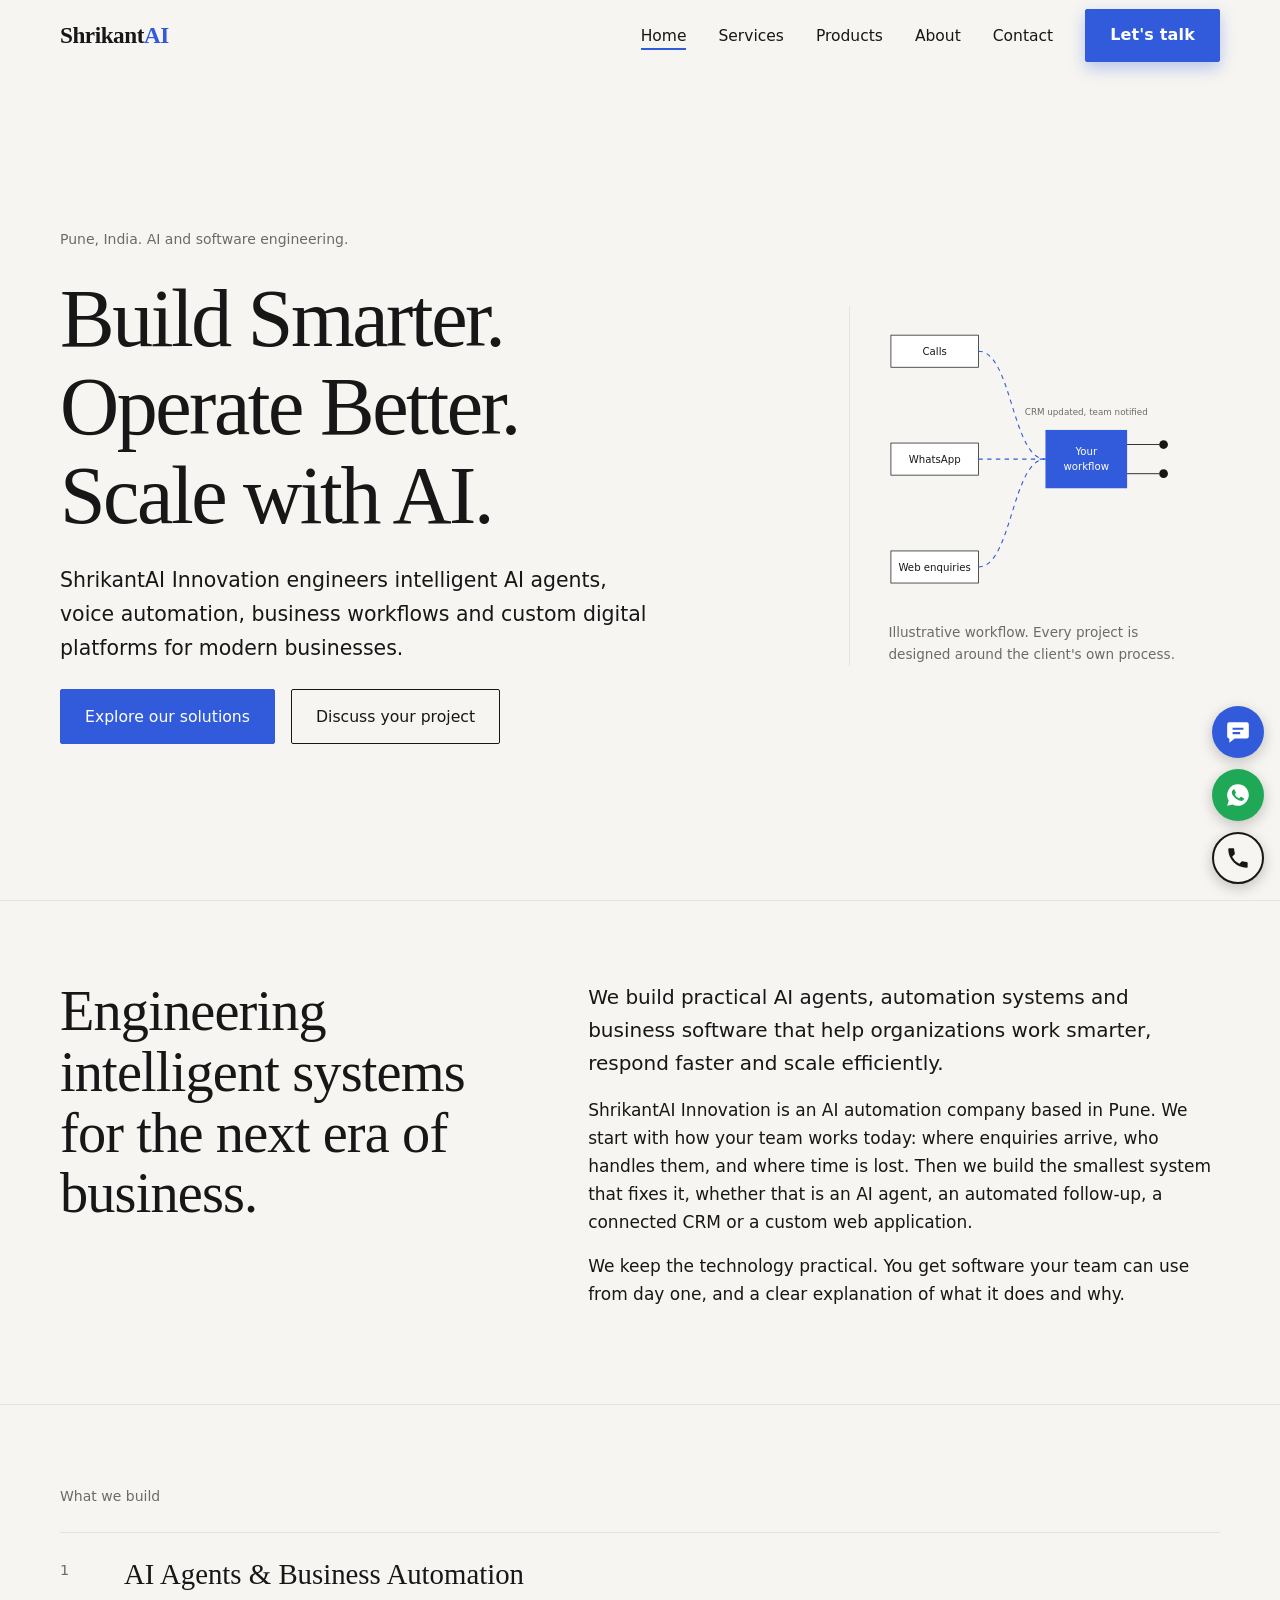
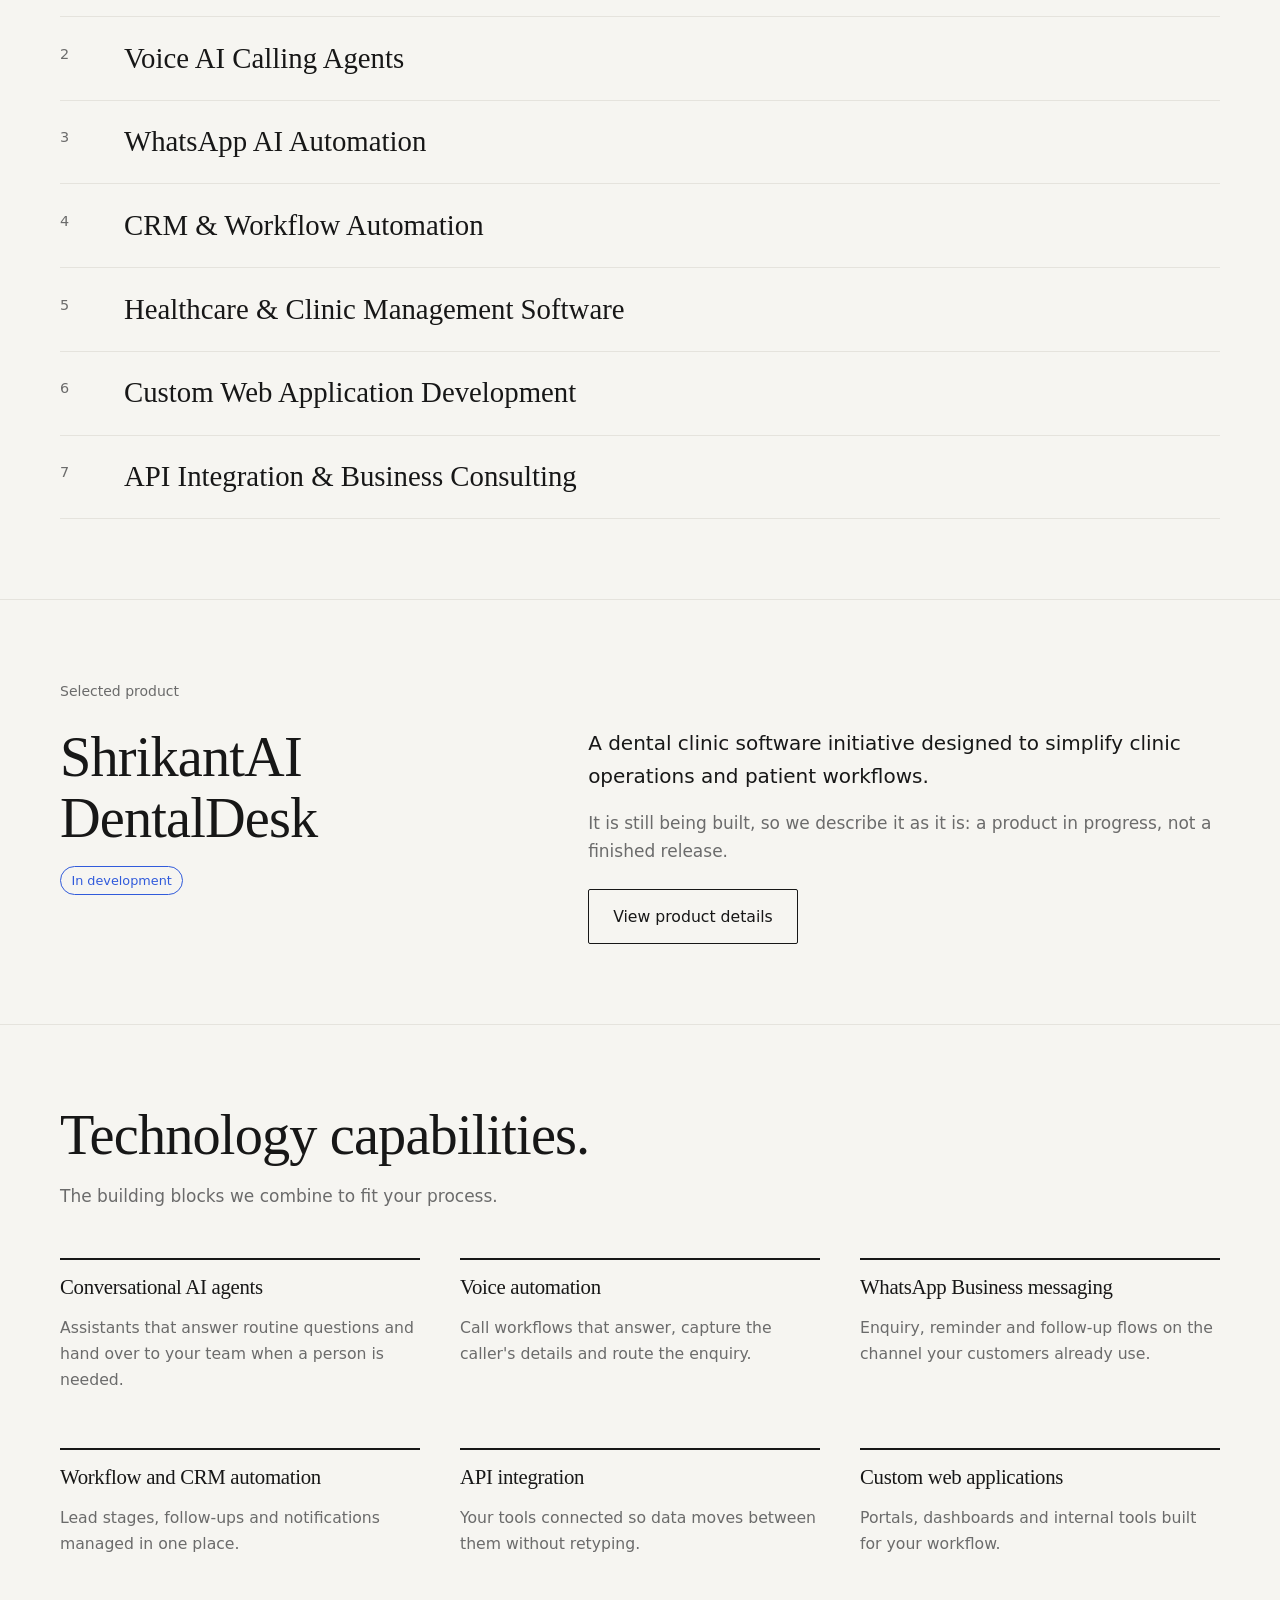
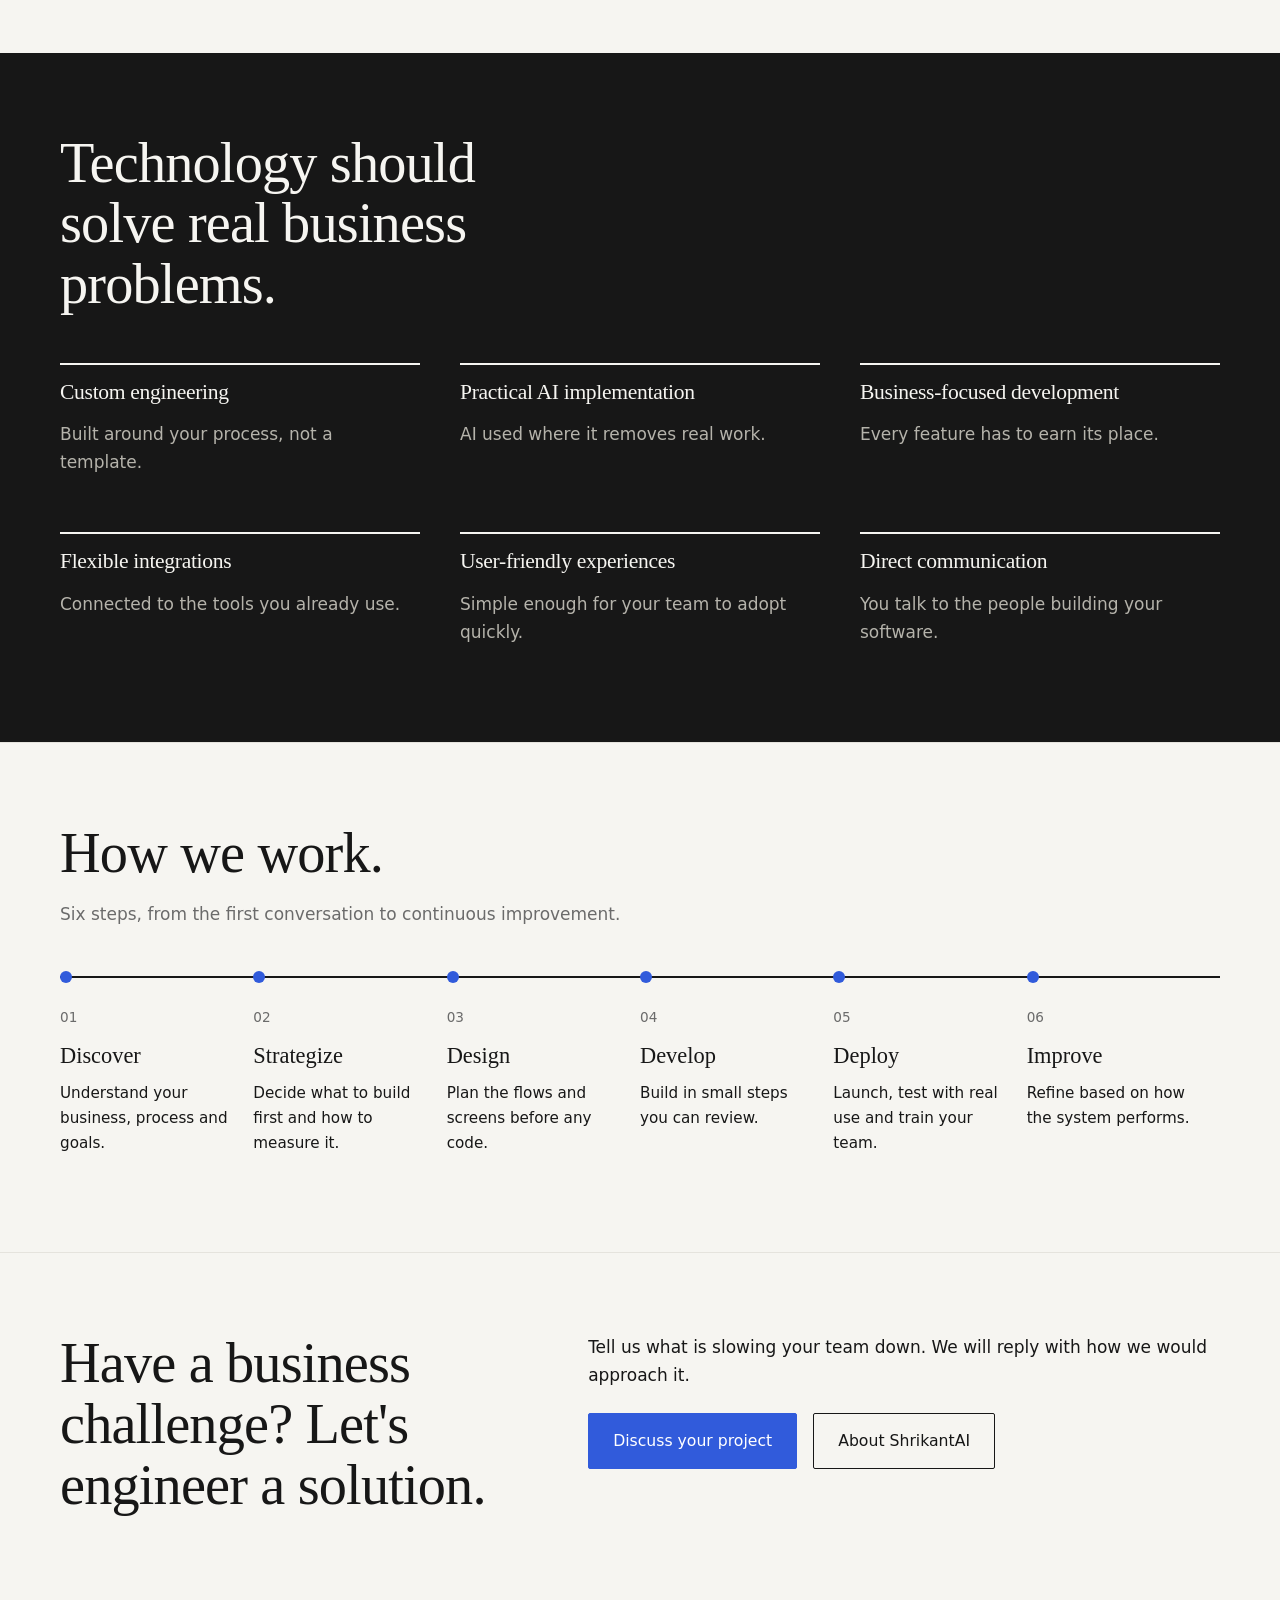
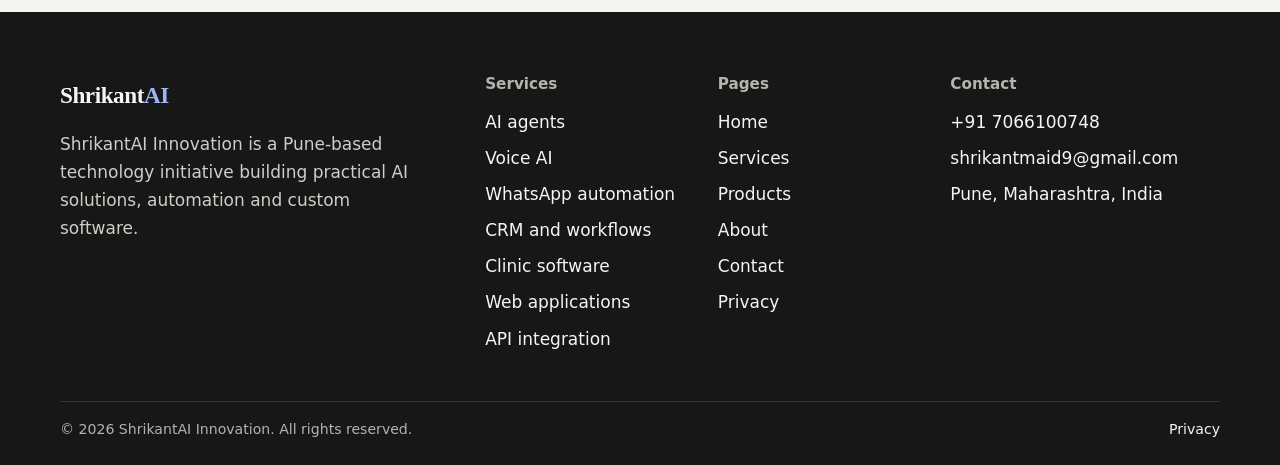
<file: index.html>
<!DOCTYPE html>
<html lang="en">
<head>
<meta charset="utf-8">
<meta name="viewport" content="width=device-width, initial-scale=1">
<title>ShrikantAI Innovation | AI Automation Company in Pune</title>
<meta name="description" content="ShrikantAI Innovation is a Pune-based AI automation company building AI agents, voice AI, WhatsApp automation, CRM workflows and custom software for businesses and clinics.">
<link rel="canonical" href="https://shrikantaitech.github.io/">
<meta property="og:type" content="website">
<meta property="og:site_name" content="ShrikantAI Innovation">
<meta property="og:title" content="ShrikantAI Innovation | AI Automation Company in Pune">
<meta property="og:description" content="ShrikantAI Innovation is a Pune-based AI automation company building AI agents, voice AI, WhatsApp automation, CRM workflows and custom software for businesses and clinics.">
<meta property="og:url" content="https://shrikantaitech.github.io/">
<meta name="twitter:card" content="summary">
<meta name="theme-color" content="#F6F5F1">
<link rel="icon" href="favicon.svg" type="image/svg+xml">
<link rel="stylesheet" href="assets/css/style.css">
<script type="application/ld+json">{"@context":"https://schema.org","@type":"Organization","name":"ShrikantAI Innovation","url":"https://shrikantaitech.github.io/","email":"shrikantmaid9@gmail.com","telephone":"+91 7066100748","description":"Pune-based technology initiative building practical AI solutions, automation and custom software.","address":{"@type":"PostalAddress","addressLocality":"Pune","addressRegion":"Maharashtra","addressCountry":"IN"}}</script>
</head>
<body>
<a class="skip" href="#main">Skip to content</a>
<header class="nav"><div class="wrap">
<a class="logo" href="index.html" aria-label="ShrikantAI Innovation home">Shrikant<span>AI</span></a>
<button class="toggle" aria-expanded="false" aria-controls="menu">Menu</button>
<ul class="menu" id="menu"><li><a href="index.html" aria-current="page">Home</a></li><li><a href="services.html">Services</a></li><li><a href="products.html">Products</a></li><li><a href="about.html">About</a></li><li><a href="contact.html">Contact</a></li><li><a class="btn accent" href="contact.html">Let's talk</a></li></ul>
</div></header>
<main id="main">
<section class="hero"><div class="wrap hero-grid">
<div><p class="label rise">Pune, India. AI and software engineering.</p>
<h1 class="rise"><span style="display:block">Build Smarter.</span><span style="display:block">Operate Better.</span><span style="display:block">Scale with AI.</span></h1>
<p class="lead rise">ShrikantAI Innovation engineers intelligent AI agents, voice automation, business workflows and custom digital platforms for modern businesses.</p>
<div class="btn-row rise"><a class="btn accent" href="services.html">Explore our solutions</a><a class="btn ghost" href="contact.html">Discuss your project</a></div></div>
<figure class="hero-art rise"><svg viewBox="0 0 400 420" role="img" aria-labelledby="art-t art-d">
<title id="art-t">How a business workflow is connected</title><desc id="art-d">Calls, WhatsApp messages and web enquiries flow into one workflow, which updates your CRM and notifies your team.</desc>
<g font-family="system-ui,sans-serif" font-size="14" fill="#171717">
<g fill="#fff" stroke="#171717"><rect x="4" y="40" width="120" height="44"/><rect x="4" y="188" width="120" height="44"/><rect x="4" y="336" width="120" height="44"/></g>
<text x="64" y="67" text-anchor="middle">Calls</text><text x="64" y="215" text-anchor="middle">WhatsApp</text><text x="64" y="363" text-anchor="middle">Web enquiries</text>
<g fill="none" stroke="#315BDB" stroke-width="1.5"><path class="flow-line" d="M124 62 C170 62 170 210 216 210"/><path class="flow-line" d="M124 210 H216"/><path class="flow-line" d="M124 358 C170 358 170 210 216 210"/></g>
<rect x="216" y="170" width="112" height="80" fill="#315BDB"/><text x="272" y="205" text-anchor="middle" fill="#fff">Your</text><text x="272" y="225" text-anchor="middle" fill="#fff">workflow</text>
<g fill="none" stroke="#171717" stroke-width="1.2"><path d="M328 190 H372"/><path d="M328 230 H372"/></g>
<circle cx="378" cy="190" r="6" fill="#171717"/><circle cx="378" cy="230" r="6" fill="#171717"/>
<text x="272" y="150" text-anchor="middle" font-size="12" fill="#6B6B6B">CRM updated, team notified</text></g></svg>
<figcaption>Illustrative workflow. Every project is designed around the client's own process.</figcaption></figure></div></section>
<section class="section"><div class="wrap cols">
<h2>Engineering intelligent systems for the next era of business.</h2>
<div class="reveal"><p style="font-size:1.25rem">We build practical AI agents, automation systems and business software that help organizations work smarter, respond faster and scale efficiently.</p>
<p>ShrikantAI Innovation is an AI automation company based in Pune. We start with how your team works today: where enquiries arrive, who handles them, and where time is lost. Then we build the smallest system that fixes it, whether that is an AI agent, an automated follow-up, a connected CRM or a custom web application.</p>
<p>We keep the technology practical. You get software your team can use from day one, and a clear explanation of what it does and why.</p></div></div></section>
<section class="section"><div class="wrap"><p class="label">What we build</p>
<ol class="svc-list" style="list-style:none;padding:0;margin:0">
<li><a href="services.html#s1"><span>1</span>AI Agents & Business Automation</a></li><li><a href="services.html#s2"><span>2</span>Voice AI Calling Agents</a></li><li><a href="services.html#s3"><span>3</span>WhatsApp AI Automation</a></li><li><a href="services.html#s4"><span>4</span>CRM & Workflow Automation</a></li><li><a href="services.html#s5"><span>5</span>Healthcare & Clinic Management Software</a></li><li><a href="services.html#s6"><span>6</span>Custom Web Application Development</a></li><li><a href="services.html#s7"><span>7</span>API Integration & Business Consulting</a></li>
</ol></div></section>
<section class="section"><div class="wrap"><p class="label">Selected product</p>
<div class="cols reveal"><div><h2>ShrikantAI DentalDesk</h2><span class="status dev">In development</span></div>
<div><p style="font-size:1.25rem">A dental clinic software initiative designed to simplify clinic operations and patient workflows.</p>
<p class="muted">It is still being built, so we describe it as it is: a product in progress, not a finished release.</p>
<div class="btn-row"><a class="btn ghost" href="products.html">View product details</a></div></div></div></div></section>
<section class="section"><div class="wrap"><h2>Technology capabilities.</h2>
<p class="muted" style="margin-bottom:3rem">The building blocks we combine to fit your process.</p>
<div class="caps reveal">
<div><h3>Conversational AI agents</h3><p>Assistants that answer routine questions and hand over to your team when a person is needed.</p></div>
<div><h3>Voice automation</h3><p>Call workflows that answer, capture the caller's details and route the enquiry.</p></div>
<div><h3>WhatsApp Business messaging</h3><p>Enquiry, reminder and follow-up flows on the channel your customers already use.</p></div>
<div><h3>Workflow and CRM automation</h3><p>Lead stages, follow-ups and notifications managed in one place.</p></div>
<div><h3>API integration</h3><p>Your tools connected so data moves between them without retyping.</p></div>
<div><h3>Custom web applications</h3><p>Portals, dashboards and internal tools built for your workflow.</p></div>
</div></div></section>
<section class="section dark"><div class="wrap"><h2 style="max-width:18ch">Technology should solve real business problems.</h2>
<div class="principles reveal" style="margin-top:3rem">
<div><h3>Custom engineering</h3><p class="muted">Built around your process, not a template.</p></div>
<div><h3>Practical AI implementation</h3><p class="muted">AI used where it removes real work.</p></div>
<div><h3>Business-focused development</h3><p class="muted">Every feature has to earn its place.</p></div>
<div><h3>Flexible integrations</h3><p class="muted">Connected to the tools you already use.</p></div>
<div><h3>User-friendly experiences</h3><p class="muted">Simple enough for your team to adopt quickly.</p></div>
<div><h3>Direct communication</h3><p class="muted">You talk to the people building your software.</p></div>
</div></div></section>
<section class="section" id="process"><div class="wrap"><h2>How we work.</h2><p class="muted" style="margin-bottom:3rem">Six steps, from the first conversation to continuous improvement.</p>
<ol class="timeline reveal">
<li><span class="n">01</span><b>Discover</b><p>Understand your business, process and goals.</p></li>
<li><span class="n">02</span><b>Strategize</b><p>Decide what to build first and how to measure it.</p></li>
<li><span class="n">03</span><b>Design</b><p>Plan the flows and screens before any code.</p></li>
<li><span class="n">04</span><b>Develop</b><p>Build in small steps you can review.</p></li>
<li><span class="n">05</span><b>Deploy</b><p>Launch, test with real use and train your team.</p></li>
<li><span class="n">06</span><b>Improve</b><p>Refine based on how the system performs.</p></li>
</ol></div></section>
<section class="section"><div class="wrap cols"><h2>Have a business challenge? Let's engineer a solution.</h2>
<div><p>Tell us what is slowing your team down. We will reply with how we would approach it.</p>
<div class="btn-row"><a class="btn accent" href="contact.html">Discuss your project</a><a class="btn ghost" href="about.html">About ShrikantAI</a></div></div></div></section>
</main>
<footer><div class="wrap">
<div class="fgrid">
<div><a class="logo" href="index.html" style="color:#F6F5F1">Shrikant<span style="color:#9db3f5">AI</span></a>
<p style="margin-top:1rem;max-width:34ch">ShrikantAI Innovation is a Pune-based technology initiative building practical AI solutions, automation and custom software.</p></div>
<nav aria-label="Footer services"><h2>Services</h2><ul>
<li><a href="services.html#s1">AI agents</a></li><li><a href="services.html#s2">Voice AI</a></li><li><a href="services.html#s3">WhatsApp automation</a></li><li><a href="services.html#s4">CRM and workflows</a></li><li><a href="services.html#s5">Clinic software</a></li><li><a href="services.html#s6">Web applications</a></li><li><a href="services.html#s7">API integration</a></li></ul></nav>
<nav aria-label="Footer pages"><h2>Pages</h2><ul>
<li><a href="index.html">Home</a></li><li><a href="services.html">Services</a></li><li><a href="products.html">Products</a></li><li><a href="about.html">About</a></li><li><a href="contact.html">Contact</a></li><li><a href="privacy.html">Privacy</a></li></ul></nav>
<div><h2>Contact</h2><ul>
<li><a href="tel:+917066100748">+91 7066100748</a></li>
<li><a href="mailto:shrikantmaid9@gmail.com">shrikantmaid9@gmail.com</a></li>
<li>Pune, Maharashtra, India</li></ul></div>
</div>
<div class="copy"><span>&copy; <span data-year>2026</span> ShrikantAI Innovation. All rights reserved.</span><a href="privacy.html">Privacy</a></div>
</div></footer>
<script src="assets/js/main.js" defer></script>
</body></html>
</file>
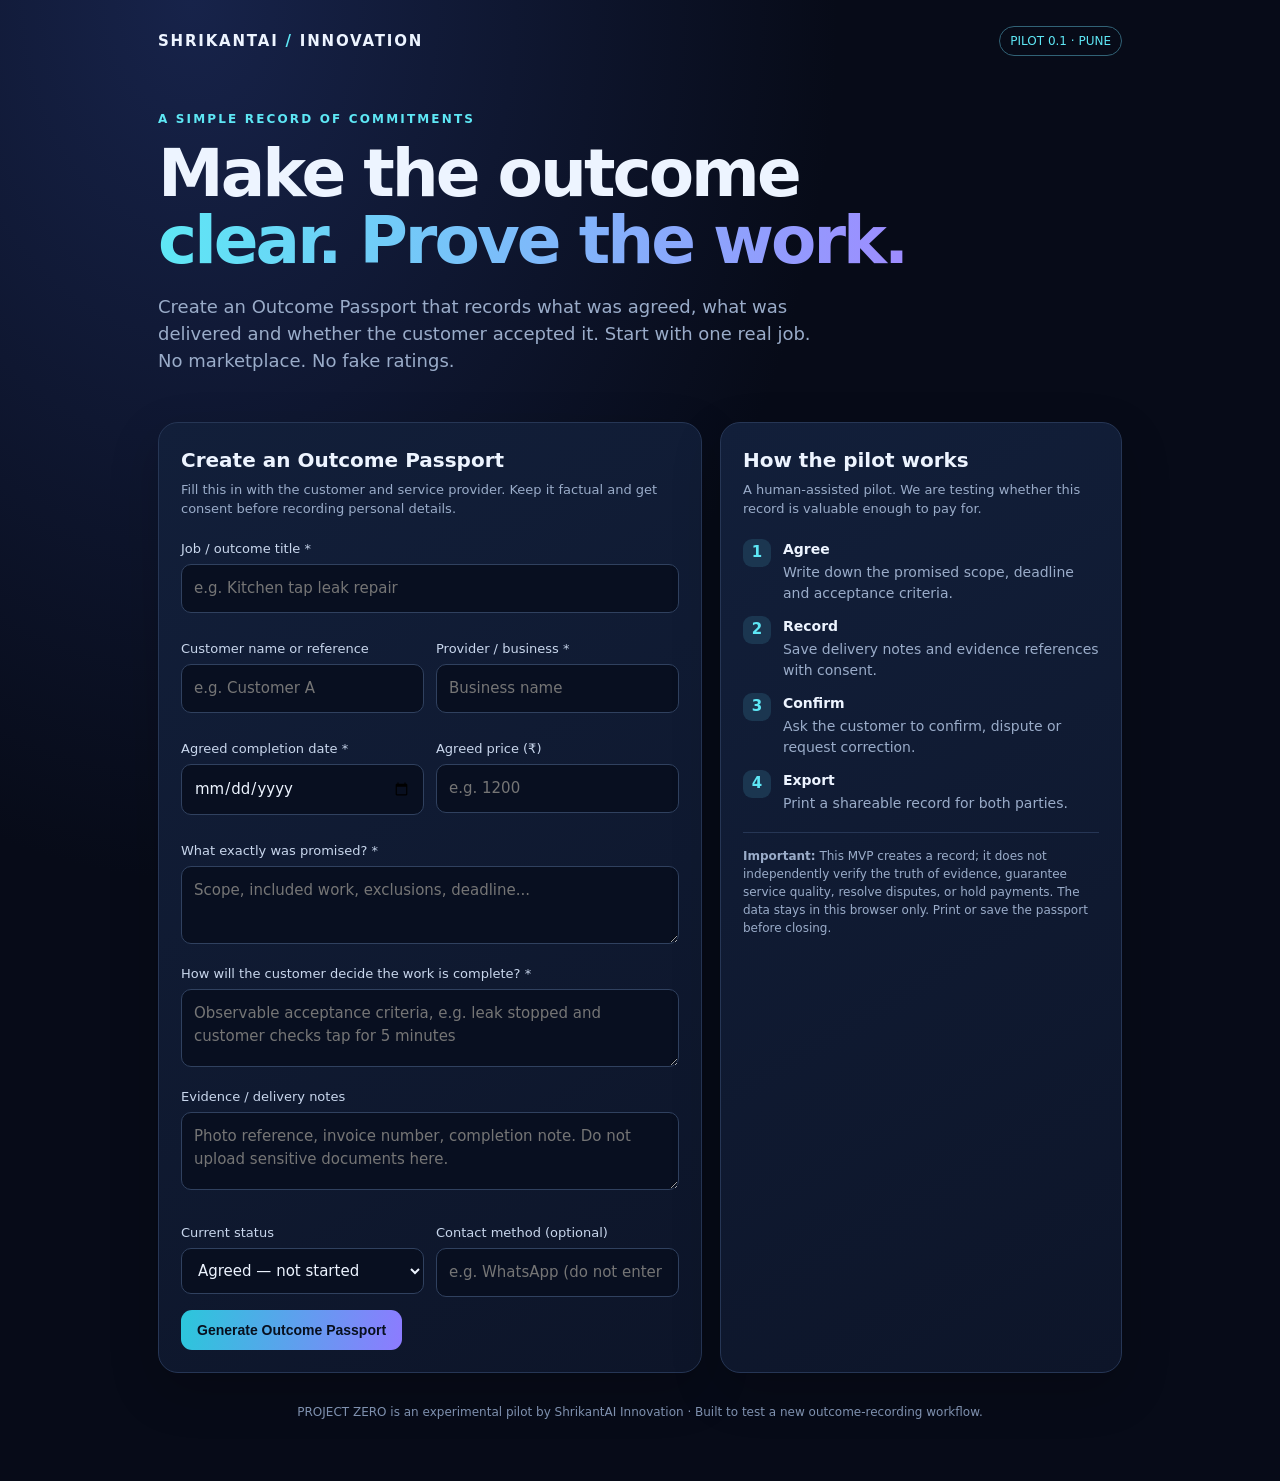
<file: Zero/index.html>
<!doctype html>
<html lang="en">
<head>
<meta charset="utf-8"><meta name="viewport" content="width=device-width,initial-scale=1">
<meta name="description" content="Create a clear record of what was promised, delivered and accepted. Project Zero by ShrikantAI Innovation.">
<title>Project Zero — Outcome Passport</title>
<style>
:root{--bg:#070b18;--panel:#101a31;--line:#263655;--text:#edf4ff;--muted:#9aacc9;--cyan:#5ee7f5;--violet:#9d8cff;--green:#7ee0b0}*{box-sizing:border-box}body{margin:0;background:radial-gradient(ellipse at 15% 0%,#17234a 0,transparent 42%),var(--bg);color:var(--text);font:15px/1.5 system-ui,-apple-system,Segoe UI,Roboto,sans-serif}.wrap{max-width:1000px;margin:auto;padding:26px 18px 60px}.top{display:flex;justify-content:space-between;align-items:center;gap:16px}.brand{font-weight:800;letter-spacing:.12em}.tag{color:var(--cyan);font-size:12px;border:1px solid #316276;padding:5px 10px;border-radius:99px}.hero{padding:54px 0 30px;max-width:760px}.eyebrow{color:var(--cyan);font-weight:700;font-size:12px;letter-spacing:.18em;text-transform:uppercase}h1{font-size:clamp(36px,7vw,66px);line-height:1.02;letter-spacing:-.045em;margin:12px 0}h1 span{background:linear-gradient(90deg,var(--cyan),var(--violet));-webkit-background-clip:text;background-clip:text;color:transparent}.lead{color:var(--muted);font-size:18px;max-width:660px}.grid{display:grid;grid-template-columns:1.15fr .85fr;gap:18px}.card{background:linear-gradient(150deg,#121f3a,#0d1529);border:1px solid var(--line);border-radius:20px;padding:22px;box-shadow:0 18px 50px #0003}.card h2{font-size:20px;margin:0 0 5px}.sub{color:var(--muted);font-size:13px;margin:0 0 20px}.field{margin:13px 0}.field label{display:block;font-size:13px;color:#c9d7ed;margin-bottom:6px}.field input,.field textarea,.field select{width:100%;background:#080f20;border:1px solid #30415f;border-radius:10px;padding:12px;color:var(--text);font:inherit;outline:none}.field input:focus,.field textarea:focus{border-color:var(--cyan)}textarea{min-height:78px;resize:vertical}.two{display:grid;grid-template-columns:1fr 1fr;gap:12px}.btn{border:0;border-radius:11px;padding:12px 16px;background:linear-gradient(100deg,#2bc7db,#8d7bff);color:#07101f;font-weight:800;font-size:14px;cursor:pointer}.btn.secondary{background:#1b2a47;color:var(--text);border:1px solid #35496c}.actions{display:flex;gap:10px;flex-wrap:wrap;margin-top:16px}.steps{display:grid;gap:12px}.step{display:flex;gap:12px;align-items:flex-start}.num{width:28px;height:28px;border-radius:9px;background:#1b3650;color:var(--cyan);display:grid;place-items:center;font-weight:800;flex:none}.step p{margin:0;color:var(--muted);font-size:14px}.step b{display:block;color:var(--text);margin-bottom:2px}.note{font-size:12px;color:var(--muted);border-top:1px solid var(--line);padding-top:14px;margin-top:18px}.hidden{display:none}.passport{margin-top:20px;background:#f7fbff;color:#14213a;border-radius:16px;padding:24px}.passport h2{font-size:25px;margin:0}.passport .muted{color:#52627b}.passport .pill{display:inline-block;background:#e5f8f4;color:#12634b;padding:4px 9px;border-radius:99px;font-size:12px;font-weight:700}.passport dl{display:grid;grid-template-columns:160px 1fr;gap:8px 14px}.passport dt{color:#61718b}.passport dd{margin:0;font-weight:600;white-space:pre-wrap;overflow-wrap:anywhere}.foot{text-align:center;color:#7f91af;font-size:12px;margin-top:30px}@media(max-width:760px){.grid{grid-template-columns:1fr}.hero{padding-top:38px}.two{grid-template-columns:1fr}.passport dl{grid-template-columns:1fr;gap:2px}.passport dd{margin-bottom:8px}}@media print{body{background:#fff;color:#111}.top,.hero,.grid,.foot,.actions,.subprint{display:none!important}.wrap{padding:0}.passport{display:block!important;margin:0;border:0;border-radius:0;box-shadow:none}.passport .pill{border:1px solid #aaa}}
</style></head>
<body><main class="wrap">
<header class="top"><div class="brand">SHRIKANTAI <span style="color:var(--cyan)">/</span> INNOVATION</div><div class="tag">PILOT 0.1 · PUNE</div></header>
<section class="hero"><div class="eyebrow">A simple record of commitments</div><h1>Make the outcome<br><span>clear. Prove the work.</span></h1><p class="lead">Create an Outcome Passport that records what was agreed, what was delivered and whether the customer accepted it. Start with one real job. No marketplace. No fake ratings.</p></section>
<section class="grid">
<div class="card"><h2>Create an Outcome Passport</h2><p class="sub">Fill this in with the customer and service provider. Keep it factual and get consent before recording personal details.</p>
<form id="form">
<div class="field"><label for="job">Job / outcome title *</label><input id="job" required placeholder="e.g. Kitchen tap leak repair"></div>
<div class="two"><div class="field"><label for="customer">Customer name or reference</label><input id="customer" placeholder="e.g. Customer A"></div><div class="field"><label for="provider">Provider / business *</label><input id="provider" required placeholder="Business name"></div></div>
<div class="two"><div class="field"><label for="date">Agreed completion date *</label><input id="date" type="date" required></div><div class="field"><label for="amount">Agreed price (₹)</label><input id="amount" type="number" min="0" placeholder="e.g. 1200"></div></div>
<div class="field"><label for="promise">What exactly was promised? *</label><textarea id="promise" required placeholder="Scope, included work, exclusions, deadline..."></textarea></div>
<div class="field"><label for="accept">How will the customer decide the work is complete? *</label><textarea id="accept" required placeholder="Observable acceptance criteria, e.g. leak stopped and customer checks tap for 5 minutes"></textarea></div>
<div class="field"><label for="evidence">Evidence / delivery notes</label><textarea id="evidence" placeholder="Photo reference, invoice number, completion note. Do not upload sensitive documents here."></textarea></div>
<div class="two"><div class="field"><label for="status">Current status</label><select id="status"><option>Agreed — not started</option><option>In progress</option><option>Delivered — awaiting customer confirmation</option><option>Customer confirmed completion</option><option>Disputed / needs review</option></select></div><div class="field"><label for="contact">Contact method (optional)</label><input id="contact" placeholder="e.g. WhatsApp (do not enter private numbers)"></div></div>
<button class="btn" type="submit">Generate Outcome Passport</button>
</form></div>
<aside class="card"><h2>How the pilot works</h2><p class="sub">A human-assisted pilot. We are testing whether this record is valuable enough to pay for.</p><div class="steps">
<div class="step"><div class="num">1</div><p><b>Agree</b>Write down the promised scope, deadline and acceptance criteria.</p></div>
<div class="step"><div class="num">2</div><p><b>Record</b>Save delivery notes and evidence references with consent.</p></div>
<div class="step"><div class="num">3</div><p><b>Confirm</b>Ask the customer to confirm, dispute or request correction.</p></div>
<div class="step"><div class="num">4</div><p><b>Export</b>Print a shareable record for both parties.</p></div></div>
<div class="note"><b>Important:</b> This MVP creates a record; it does not independently verify the truth of evidence, guarantee service quality, resolve disputes, or hold payments. The data stays in this browser only. Print or save the passport before closing.</div>
</aside></section>
<section id="result" class="passport hidden" aria-live="polite"><div style="display:flex;justify-content:space-between;gap:12px;align-items:flex-start;flex-wrap:wrap"><div><div class="muted" style="font-size:11px;letter-spacing:.15em;font-weight:800">SHRIKANTAI INNOVATION · PROJECT ZERO</div><h2>Outcome Passport</h2><div class="muted" id="pid"></div></div><div class="pill" id="pstatus"></div></div><hr style="border:0;border-top:1px solid #d9e2ee;margin:18px 0"><dl id="details"></dl><p class="muted" style="font-size:12px;margin-top:22px">Record generated by the parties using Project Zero MVP 0.1. This document is a record of information entered by users, not independent certification or a guarantee. Both parties should retain a copy and correct any inaccurate information.</p><div class="actions subprint"><button class="btn" onclick="window.print()">Print / Save as PDF</button><button class="btn secondary" id="copy">Copy summary</button><button class="btn secondary" id="new">Create another</button></div></section>
<div class="foot">PROJECT ZERO is an experimental pilot by ShrikantAI Innovation · Built to test a new outcome-recording workflow.</div>
</main>
<script>
const $=id=>document.getElementById(id);let summary='';
$('form').addEventListener('submit',e=>{e.preventDefault();const fields=[['Outcome', 'job'],['Customer reference','customer'],['Provider','provider'],['Agreed completion date','date'],['Agreed price (₹)','amount'],['Promise / scope','promise'],['Acceptance criteria','accept'],['Evidence / delivery notes','evidence'],['Status','status'],['Contact method','contact']];const data=Object.fromEntries(fields.map(([label,id])=>[label,$(id).value.trim()]));const id='PZ-'+new Date().toISOString().slice(0,10).replaceAll('-','')+'-'+Math.random().toString(36).slice(2,7).toUpperCase();$('pid').textContent='Record ID: '+id+' · Created: '+new Date().toLocaleString('en-IN');$('pstatus').textContent=data.Status;const dl=$('details');dl.innerHTML='';for(const [k,v] of Object.entries(data)){if(!v)continue;const dt=document.createElement('dt'),dd=document.createElement('dd');dt.textContent=k;dd.textContent=v;dl.append(dt,dd)}summary='PROJECT ZERO — OUTCOME PASSPORT\nRecord ID: '+id+'\n'+fields.map(([label,key])=>label+': '+(data[label]||'—')).join('\n')+'\n\nThis is a user-entered record, not independent certification.';$('result').classList.remove('hidden');$('result').scrollIntoView({behavior:'smooth'});});
$('copy').addEventListener('click',async()=>{try{await navigator.clipboard.writeText(summary);$('copy').textContent='Copied!'}catch(e){alert(summary)}});$('new').addEventListener('click',()=>{$('form').reset();$('result').classList.add('hidden');window.scrollTo({top:0,behavior:'smooth'})});
</script></body></html>
</file>
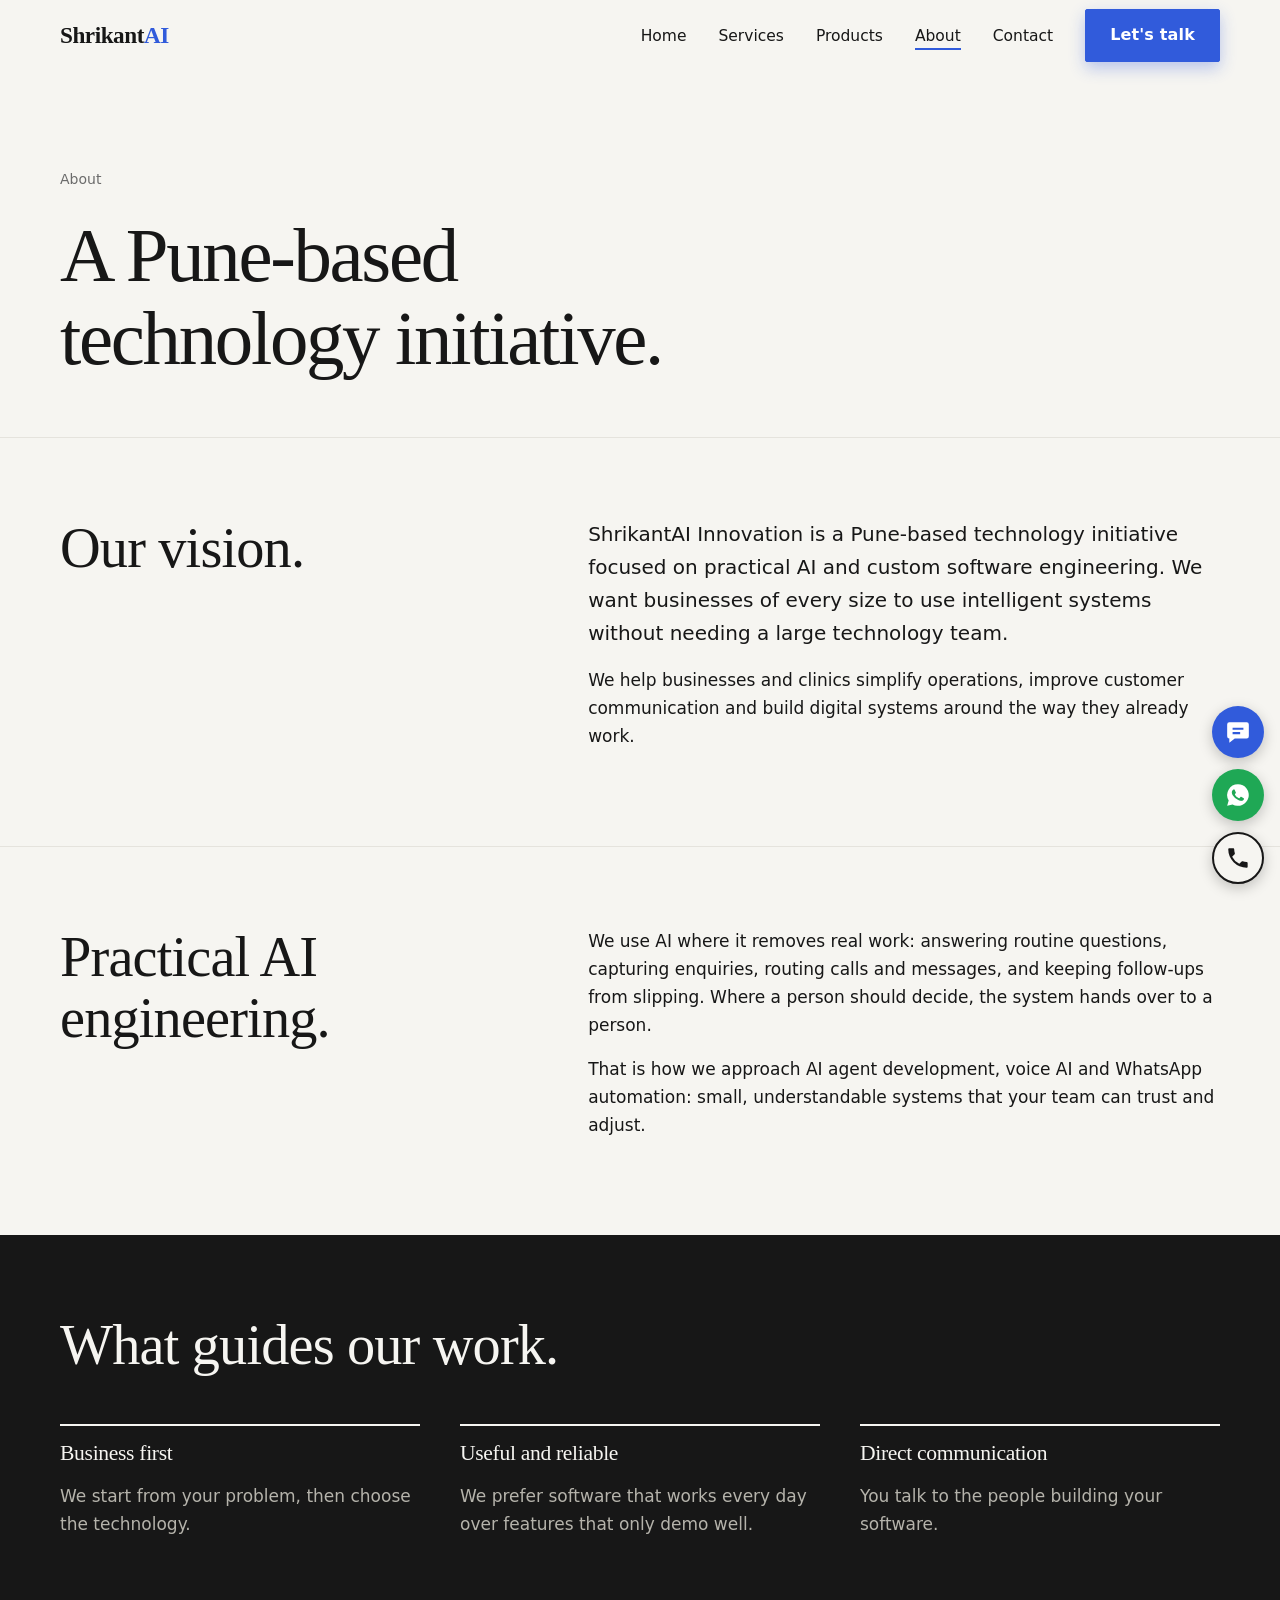
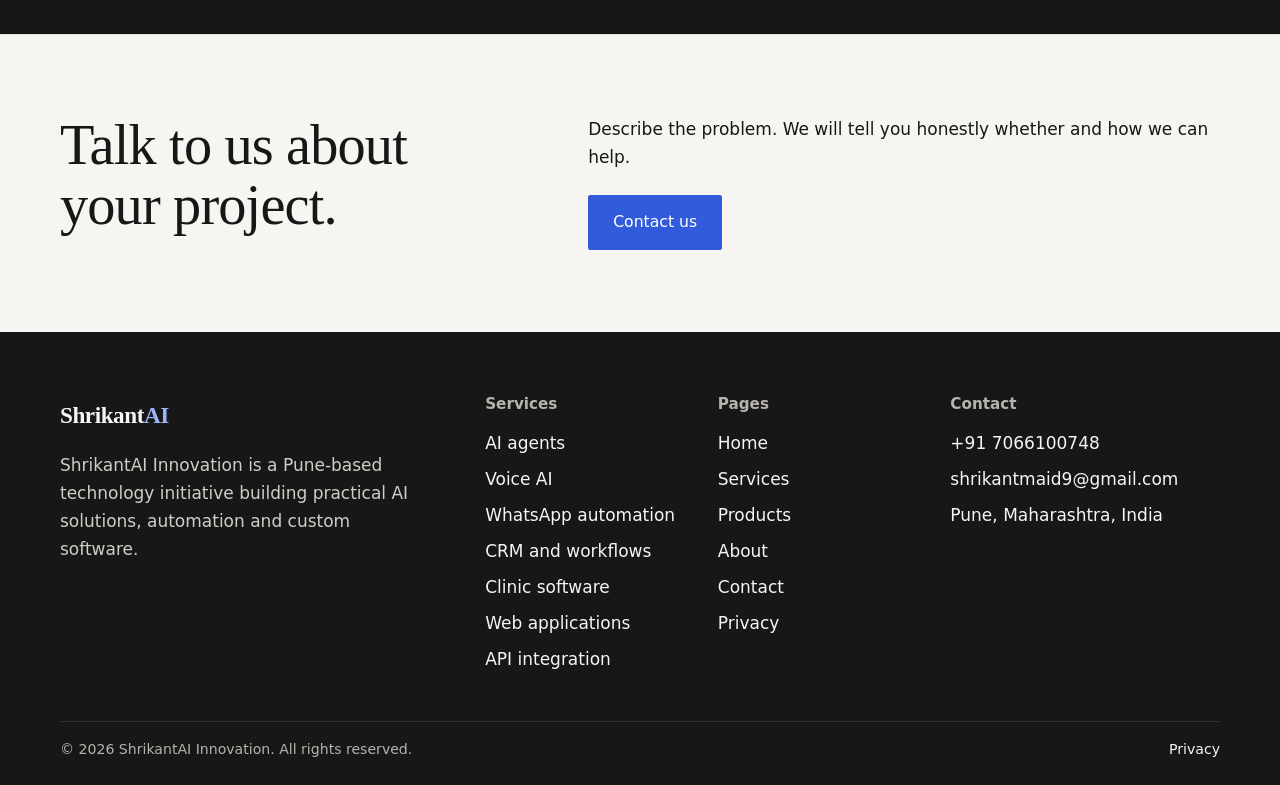
<file: about.html>
<!DOCTYPE html>
<html lang="en">
<head>
<meta charset="utf-8">
<meta name="viewport" content="width=device-width, initial-scale=1">
<title>About | ShrikantAI Innovation</title>
<meta name="description" content="ShrikantAI Innovation is a Pune-based technology initiative focused on practical AI and custom software engineering.">
<link rel="canonical" href="https://shrikantaitech.github.io/about.html">
<meta property="og:type" content="website">
<meta property="og:site_name" content="ShrikantAI Innovation">
<meta property="og:title" content="About | ShrikantAI Innovation">
<meta property="og:description" content="ShrikantAI Innovation is a Pune-based technology initiative focused on practical AI and custom software engineering.">
<meta property="og:url" content="https://shrikantaitech.github.io/about.html">
<meta name="twitter:card" content="summary">
<meta name="theme-color" content="#F6F5F1">
<link rel="icon" href="favicon.svg" type="image/svg+xml">
<link rel="stylesheet" href="assets/css/style.css">
</head>
<body>
<a class="skip" href="#main">Skip to content</a>
<header class="nav"><div class="wrap">
<a class="logo" href="index.html" aria-label="ShrikantAI Innovation home">Shrikant<span>AI</span></a>
<button class="toggle" aria-expanded="false" aria-controls="menu">Menu</button>
<ul class="menu" id="menu"><li><a href="index.html">Home</a></li><li><a href="services.html">Services</a></li><li><a href="products.html">Products</a></li><li><a href="about.html" aria-current="page">About</a></li><li><a href="contact.html">Contact</a></li><li><a class="btn accent" href="contact.html">Let's talk</a></li></ul>
</div></header>
<main id="main">
<section class="page-head"><div class="wrap"><p class="label">About</p><h1 style="font-size:clamp(2.4rem,6vw,5rem);max-width:16ch">A Pune-based technology initiative.</h1></div></section>
<section class="section"><div class="wrap cols"><h2>Our vision.</h2><div class="reveal">
<p style="font-size:1.25rem">ShrikantAI Innovation is a Pune-based technology initiative focused on practical AI and custom software engineering. We want businesses of every size to use intelligent systems without needing a large technology team.</p>
<p>We help businesses and clinics simplify operations, improve customer communication and build digital systems around the way they already work.</p></div></div></section>
<section class="section"><div class="wrap cols"><h2>Practical AI engineering.</h2><div class="reveal">
<p>We use AI where it removes real work: answering routine questions, capturing enquiries, routing calls and messages, and keeping follow-ups from slipping. Where a person should decide, the system hands over to a person.</p>
<p>That is how we approach AI agent development, voice AI and WhatsApp automation: small, understandable systems that your team can trust and adjust.</p></div></div></section>
<section class="section dark"><div class="wrap"><h2 style="max-width:18ch">What guides our work.</h2><div class="principles" style="margin-top:3rem">
<div><h3>Business first</h3><p class="muted">We start from your problem, then choose the technology.</p></div>
<div><h3>Useful and reliable</h3><p class="muted">We prefer software that works every day over features that only demo well.</p></div>
<div><h3>Direct communication</h3><p class="muted">You talk to the people building your software.</p></div></div></div></section>
<section class="section"><div class="wrap cols"><h2>Talk to us about your project.</h2><div><p>Describe the problem. We will tell you honestly whether and how we can help.</p><div class="btn-row"><a class="btn accent" href="contact.html">Contact us</a></div></div></div></section></main>
<footer><div class="wrap">
<div class="fgrid">
<div><a class="logo" href="index.html" style="color:#F6F5F1">Shrikant<span style="color:#9db3f5">AI</span></a>
<p style="margin-top:1rem;max-width:34ch">ShrikantAI Innovation is a Pune-based technology initiative building practical AI solutions, automation and custom software.</p></div>
<nav aria-label="Footer services"><h2>Services</h2><ul>
<li><a href="services.html#s1">AI agents</a></li><li><a href="services.html#s2">Voice AI</a></li><li><a href="services.html#s3">WhatsApp automation</a></li><li><a href="services.html#s4">CRM and workflows</a></li><li><a href="services.html#s5">Clinic software</a></li><li><a href="services.html#s6">Web applications</a></li><li><a href="services.html#s7">API integration</a></li></ul></nav>
<nav aria-label="Footer pages"><h2>Pages</h2><ul>
<li><a href="index.html">Home</a></li><li><a href="services.html">Services</a></li><li><a href="products.html">Products</a></li><li><a href="about.html">About</a></li><li><a href="contact.html">Contact</a></li><li><a href="privacy.html">Privacy</a></li></ul></nav>
<div><h2>Contact</h2><ul>
<li><a href="tel:+917066100748">+91 7066100748</a></li>
<li><a href="mailto:shrikantmaid9@gmail.com">shrikantmaid9@gmail.com</a></li>
<li>Pune, Maharashtra, India</li></ul></div>
</div>
<div class="copy"><span>&copy; <span data-year>2026</span> ShrikantAI Innovation. All rights reserved.</span><a href="privacy.html">Privacy</a></div>
</div></footer>
<script src="assets/js/main.js" defer></script>
</body></html>
</file>
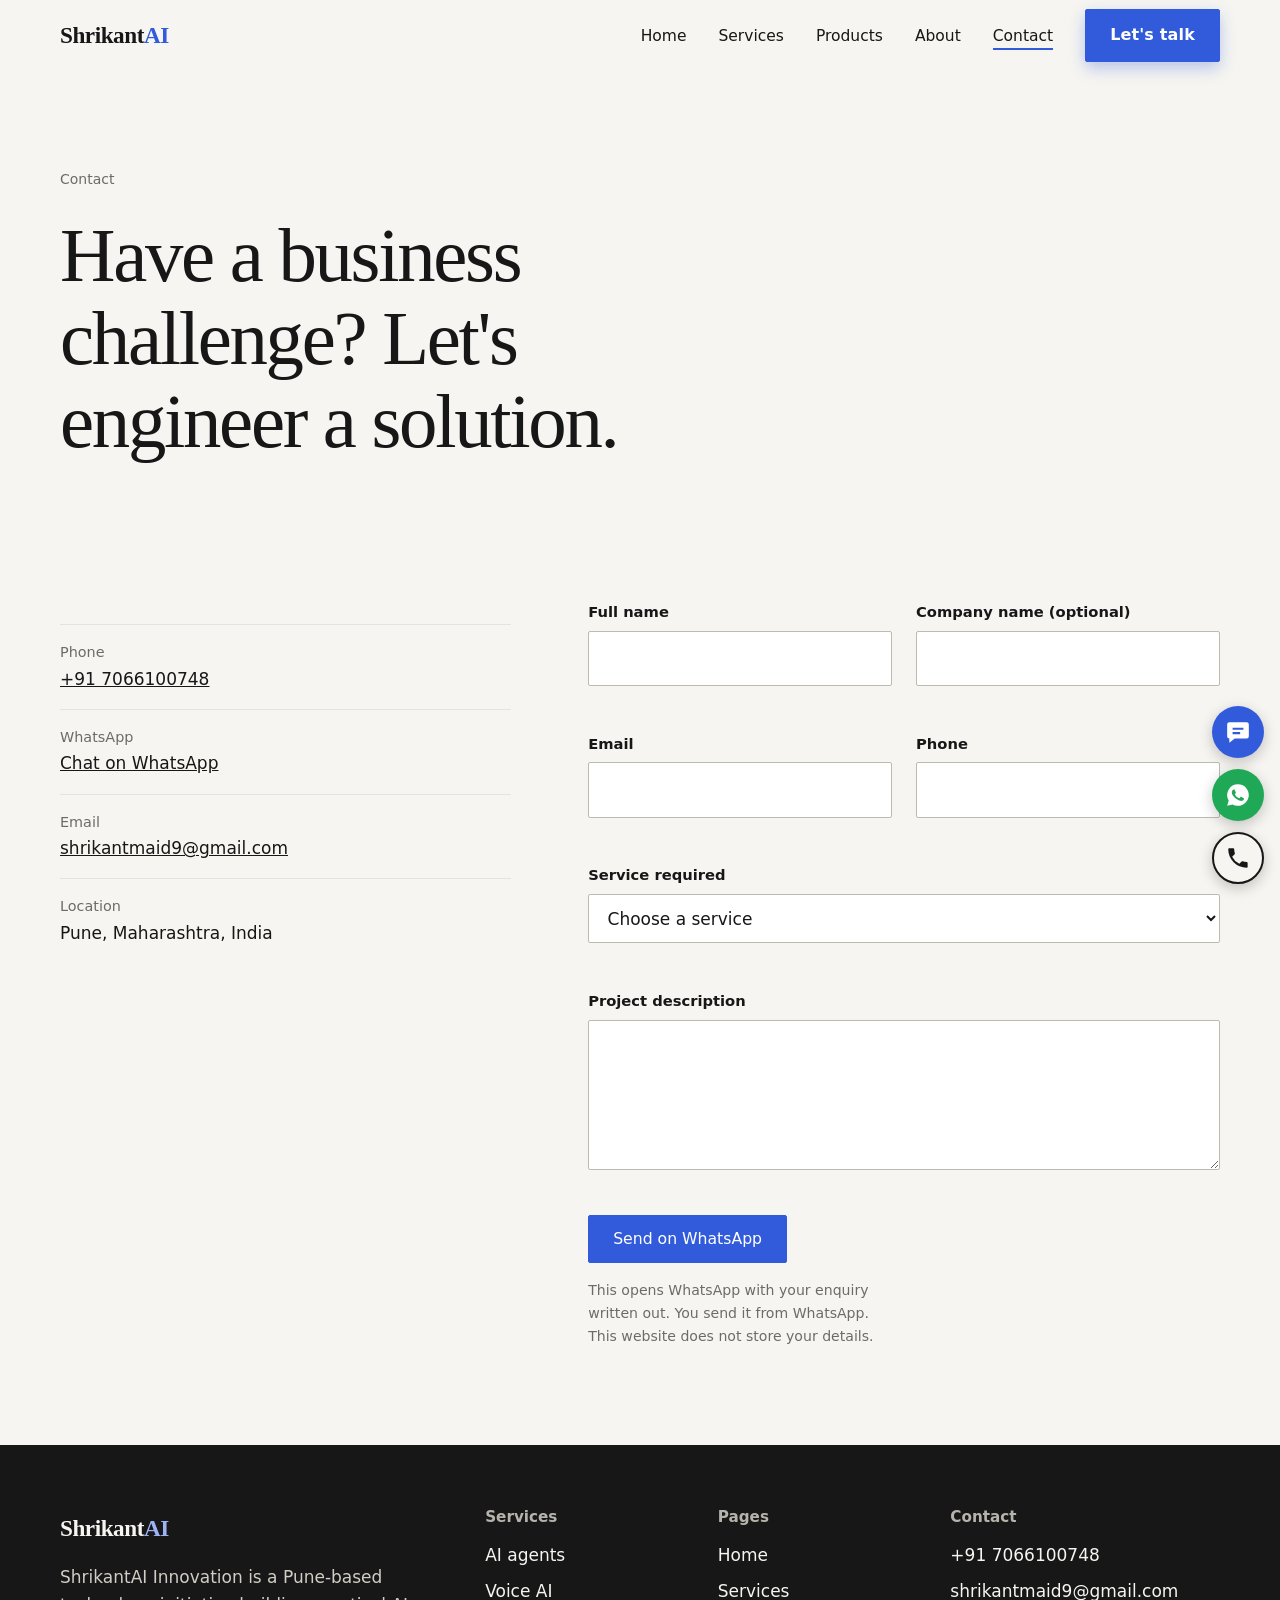
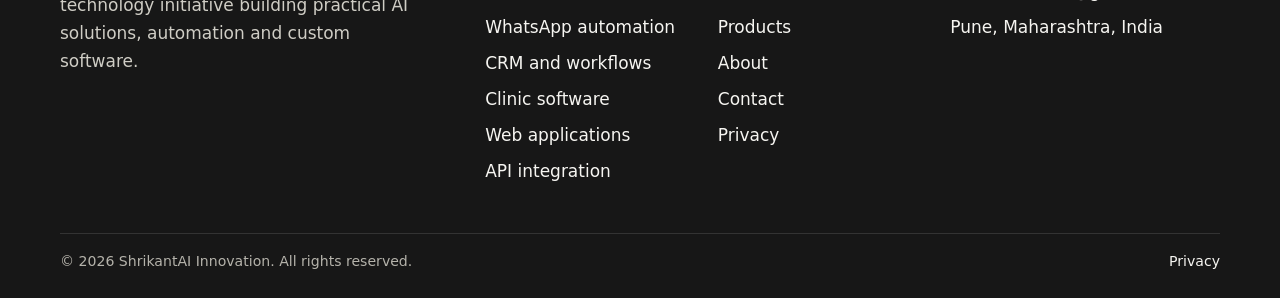
<file: contact.html>
<!DOCTYPE html>
<html lang="en">
<head>
<meta charset="utf-8">
<meta name="viewport" content="width=device-width, initial-scale=1">
<title>Contact | ShrikantAI Innovation</title>
<meta name="description" content="Contact ShrikantAI Innovation in Pune. Send a project enquiry by WhatsApp, or reach us by phone or email.">
<link rel="canonical" href="https://shrikantaitech.github.io/contact.html">
<meta property="og:type" content="website">
<meta property="og:site_name" content="ShrikantAI Innovation">
<meta property="og:title" content="Contact | ShrikantAI Innovation">
<meta property="og:description" content="Contact ShrikantAI Innovation in Pune. Send a project enquiry by WhatsApp, or reach us by phone or email.">
<meta property="og:url" content="https://shrikantaitech.github.io/contact.html">
<meta name="twitter:card" content="summary">
<meta name="theme-color" content="#F6F5F1">
<link rel="icon" href="favicon.svg" type="image/svg+xml">
<link rel="stylesheet" href="assets/css/style.css">
</head>
<body>
<a class="skip" href="#main">Skip to content</a>
<header class="nav"><div class="wrap">
<a class="logo" href="index.html" aria-label="ShrikantAI Innovation home">Shrikant<span>AI</span></a>
<button class="toggle" aria-expanded="false" aria-controls="menu">Menu</button>
<ul class="menu" id="menu"><li><a href="index.html">Home</a></li><li><a href="services.html">Services</a></li><li><a href="products.html">Products</a></li><li><a href="about.html">About</a></li><li><a href="contact.html" aria-current="page">Contact</a></li><li><a class="btn accent" href="contact.html">Let's talk</a></li></ul>
</div></header>
<main id="main">
<section class="page-head"><div class="wrap"><p class="label">Contact</p><h1 style="font-size:clamp(2.4rem,6vw,5rem);max-width:18ch">Have a business challenge? Let's engineer a solution.</h1></div></section>
<section class="section" style="border-top:0"><div class="wrap contact-grid"><div>
<ul class="cinfo"><li><b>Phone</b><a href="tel:+917066100748">+91 7066100748</a></li><li><b>WhatsApp</b><a href="https://wa.me/917066100748" target="_blank" rel="noopener">Chat on WhatsApp</a></li><li><b>Email</b><a href="mailto:shrikantmaid9@gmail.com">shrikantmaid9@gmail.com</a></li><li><b>Location</b>Pune, Maharashtra, India</li></ul></div>
<form id="enquiry-form" novalidate aria-label="Project enquiry">
<div class="field"><label for="name">Full name</label><input id="name" name="name" autocomplete="name" required><span class="err" aria-live="polite"></span></div>
<div class="field"><label for="company">Company name (optional)</label><input id="company" name="company" autocomplete="organization"><span class="err"></span></div>
<div class="field"><label for="email">Email</label><input id="email" name="email" type="email" autocomplete="email" required><span class="err" aria-live="polite"></span></div>
<div class="field"><label for="phone">Phone</label><input id="phone" name="phone" type="tel" autocomplete="tel" required><span class="err" aria-live="polite"></span></div>
<div class="field full"><label for="service">Service required</label><select id="service" name="service" required><option value="">Choose a service</option><option>AI Agents & Business Automation</option><option>Voice AI Calling Agents</option><option>WhatsApp AI Automation</option><option>CRM & Workflow Automation</option><option>Healthcare & Clinic Management Software</option><option>Custom Web Application Development</option><option>API Integration & Business Consulting</option><option>Not sure yet</option></select><span class="err" aria-live="polite"></span></div>
<div class="field full"><label for="message">Project description</label><textarea id="message" name="message" required></textarea><span class="err" aria-live="polite"></span></div>
<div class="full"><button class="btn accent" type="submit">Send on WhatsApp</button><p class="note" style="margin-top:1rem">This opens WhatsApp with your enquiry written out. You send it from WhatsApp. This website does not store your details.</p></div>
<div id="form-status" role="status" aria-live="polite"></div></form></div></section></main>
<footer><div class="wrap">
<div class="fgrid">
<div><a class="logo" href="index.html" style="color:#F6F5F1">Shrikant<span style="color:#9db3f5">AI</span></a>
<p style="margin-top:1rem;max-width:34ch">ShrikantAI Innovation is a Pune-based technology initiative building practical AI solutions, automation and custom software.</p></div>
<nav aria-label="Footer services"><h2>Services</h2><ul>
<li><a href="services.html#s1">AI agents</a></li><li><a href="services.html#s2">Voice AI</a></li><li><a href="services.html#s3">WhatsApp automation</a></li><li><a href="services.html#s4">CRM and workflows</a></li><li><a href="services.html#s5">Clinic software</a></li><li><a href="services.html#s6">Web applications</a></li><li><a href="services.html#s7">API integration</a></li></ul></nav>
<nav aria-label="Footer pages"><h2>Pages</h2><ul>
<li><a href="index.html">Home</a></li><li><a href="services.html">Services</a></li><li><a href="products.html">Products</a></li><li><a href="about.html">About</a></li><li><a href="contact.html">Contact</a></li><li><a href="privacy.html">Privacy</a></li></ul></nav>
<div><h2>Contact</h2><ul>
<li><a href="tel:+917066100748">+91 7066100748</a></li>
<li><a href="mailto:shrikantmaid9@gmail.com">shrikantmaid9@gmail.com</a></li>
<li>Pune, Maharashtra, India</li></ul></div>
</div>
<div class="copy"><span>&copy; <span data-year>2026</span> ShrikantAI Innovation. All rights reserved.</span><a href="privacy.html">Privacy</a></div>
</div></footer>
<script src="assets/js/main.js" defer></script>
</body></html>
</file>
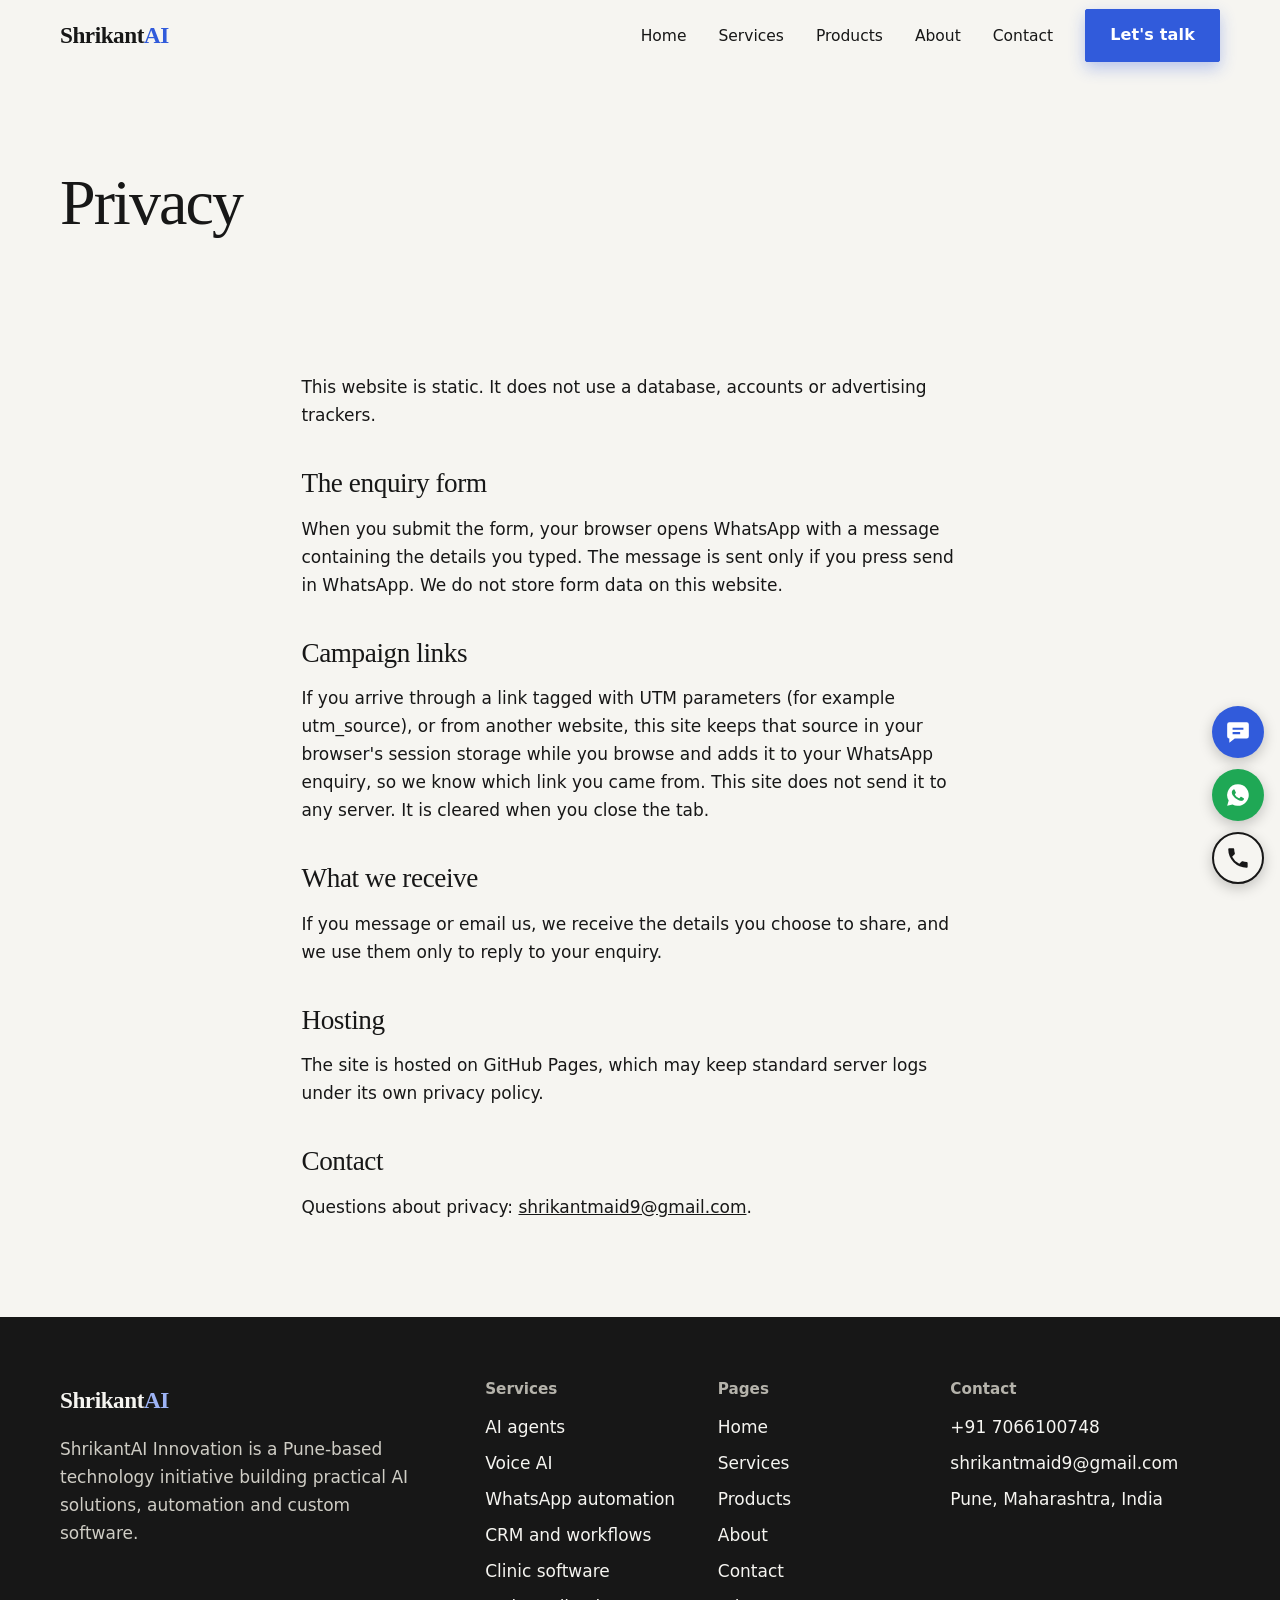
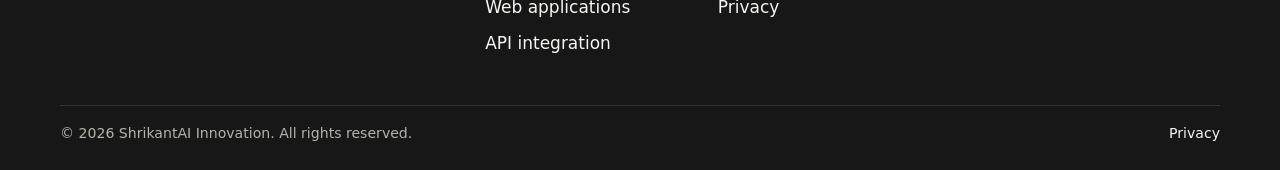
<file: privacy.html>
<!DOCTYPE html>
<html lang="en">
<head>
<meta charset="utf-8">
<meta name="viewport" content="width=device-width, initial-scale=1">
<title>Privacy | ShrikantAI Innovation</title>
<meta name="description" content="How ShrikantAI Innovation handles information submitted through its website.">
<link rel="canonical" href="https://shrikantaitech.github.io/privacy.html">
<meta property="og:type" content="website">
<meta property="og:site_name" content="ShrikantAI Innovation">
<meta property="og:title" content="Privacy | ShrikantAI Innovation">
<meta property="og:description" content="How ShrikantAI Innovation handles information submitted through its website.">
<meta property="og:url" content="https://shrikantaitech.github.io/privacy.html">
<meta name="twitter:card" content="summary">
<meta name="theme-color" content="#F6F5F1">
<link rel="icon" href="favicon.svg" type="image/svg+xml">
<link rel="stylesheet" href="assets/css/style.css">
</head>
<body>
<a class="skip" href="#main">Skip to content</a>
<header class="nav"><div class="wrap">
<a class="logo" href="index.html" aria-label="ShrikantAI Innovation home">Shrikant<span>AI</span></a>
<button class="toggle" aria-expanded="false" aria-controls="menu">Menu</button>
<ul class="menu" id="menu"><li><a href="index.html">Home</a></li><li><a href="services.html">Services</a></li><li><a href="products.html">Products</a></li><li><a href="about.html">About</a></li><li><a href="contact.html">Contact</a></li><li><a class="btn accent" href="contact.html">Let's talk</a></li></ul>
</div></header>
<main id="main">
<section class="page-head"><div class="wrap"><h1 style="font-size:clamp(2.2rem,5vw,4rem)">Privacy</h1></div></section>
<section class="section" style="border-top:0"><div class="wrap prose">
<p>This website is static. It does not use a database, accounts or advertising trackers.</p>
<h2>The enquiry form</h2><p>When you submit the form, your browser opens WhatsApp with a message containing the details you typed. The message is sent only if you press send in WhatsApp. We do not store form data on this website.</p>
<h2>Campaign links</h2><p>If you arrive through a link tagged with UTM parameters (for example utm_source), or from another website, this site keeps that source in your browser's session storage while you browse and adds it to your WhatsApp enquiry, so we know which link you came from. This site does not send it to any server. It is cleared when you close the tab.</p>
<h2>What we receive</h2><p>If you message or email us, we receive the details you choose to share, and we use them only to reply to your enquiry.</p>
<h2>Hosting</h2><p>The site is hosted on GitHub Pages, which may keep standard server logs under its own privacy policy.</p>
<h2>Contact</h2><p>Questions about privacy: <a href="mailto:shrikantmaid9@gmail.com">shrikantmaid9@gmail.com</a>.</p></div></section></main>
<footer><div class="wrap">
<div class="fgrid">
<div><a class="logo" href="index.html" style="color:#F6F5F1">Shrikant<span style="color:#9db3f5">AI</span></a>
<p style="margin-top:1rem;max-width:34ch">ShrikantAI Innovation is a Pune-based technology initiative building practical AI solutions, automation and custom software.</p></div>
<nav aria-label="Footer services"><h2>Services</h2><ul>
<li><a href="services.html#s1">AI agents</a></li><li><a href="services.html#s2">Voice AI</a></li><li><a href="services.html#s3">WhatsApp automation</a></li><li><a href="services.html#s4">CRM and workflows</a></li><li><a href="services.html#s5">Clinic software</a></li><li><a href="services.html#s6">Web applications</a></li><li><a href="services.html#s7">API integration</a></li></ul></nav>
<nav aria-label="Footer pages"><h2>Pages</h2><ul>
<li><a href="index.html">Home</a></li><li><a href="services.html">Services</a></li><li><a href="products.html">Products</a></li><li><a href="about.html">About</a></li><li><a href="contact.html">Contact</a></li><li><a href="privacy.html">Privacy</a></li></ul></nav>
<div><h2>Contact</h2><ul>
<li><a href="tel:+917066100748">+91 7066100748</a></li>
<li><a href="mailto:shrikantmaid9@gmail.com">shrikantmaid9@gmail.com</a></li>
<li>Pune, Maharashtra, India</li></ul></div>
</div>
<div class="copy"><span>&copy; <span data-year>2026</span> ShrikantAI Innovation. All rights reserved.</span><a href="privacy.html">Privacy</a></div>
</div></footer>
<script src="assets/js/main.js" defer></script>
</body></html>
</file>
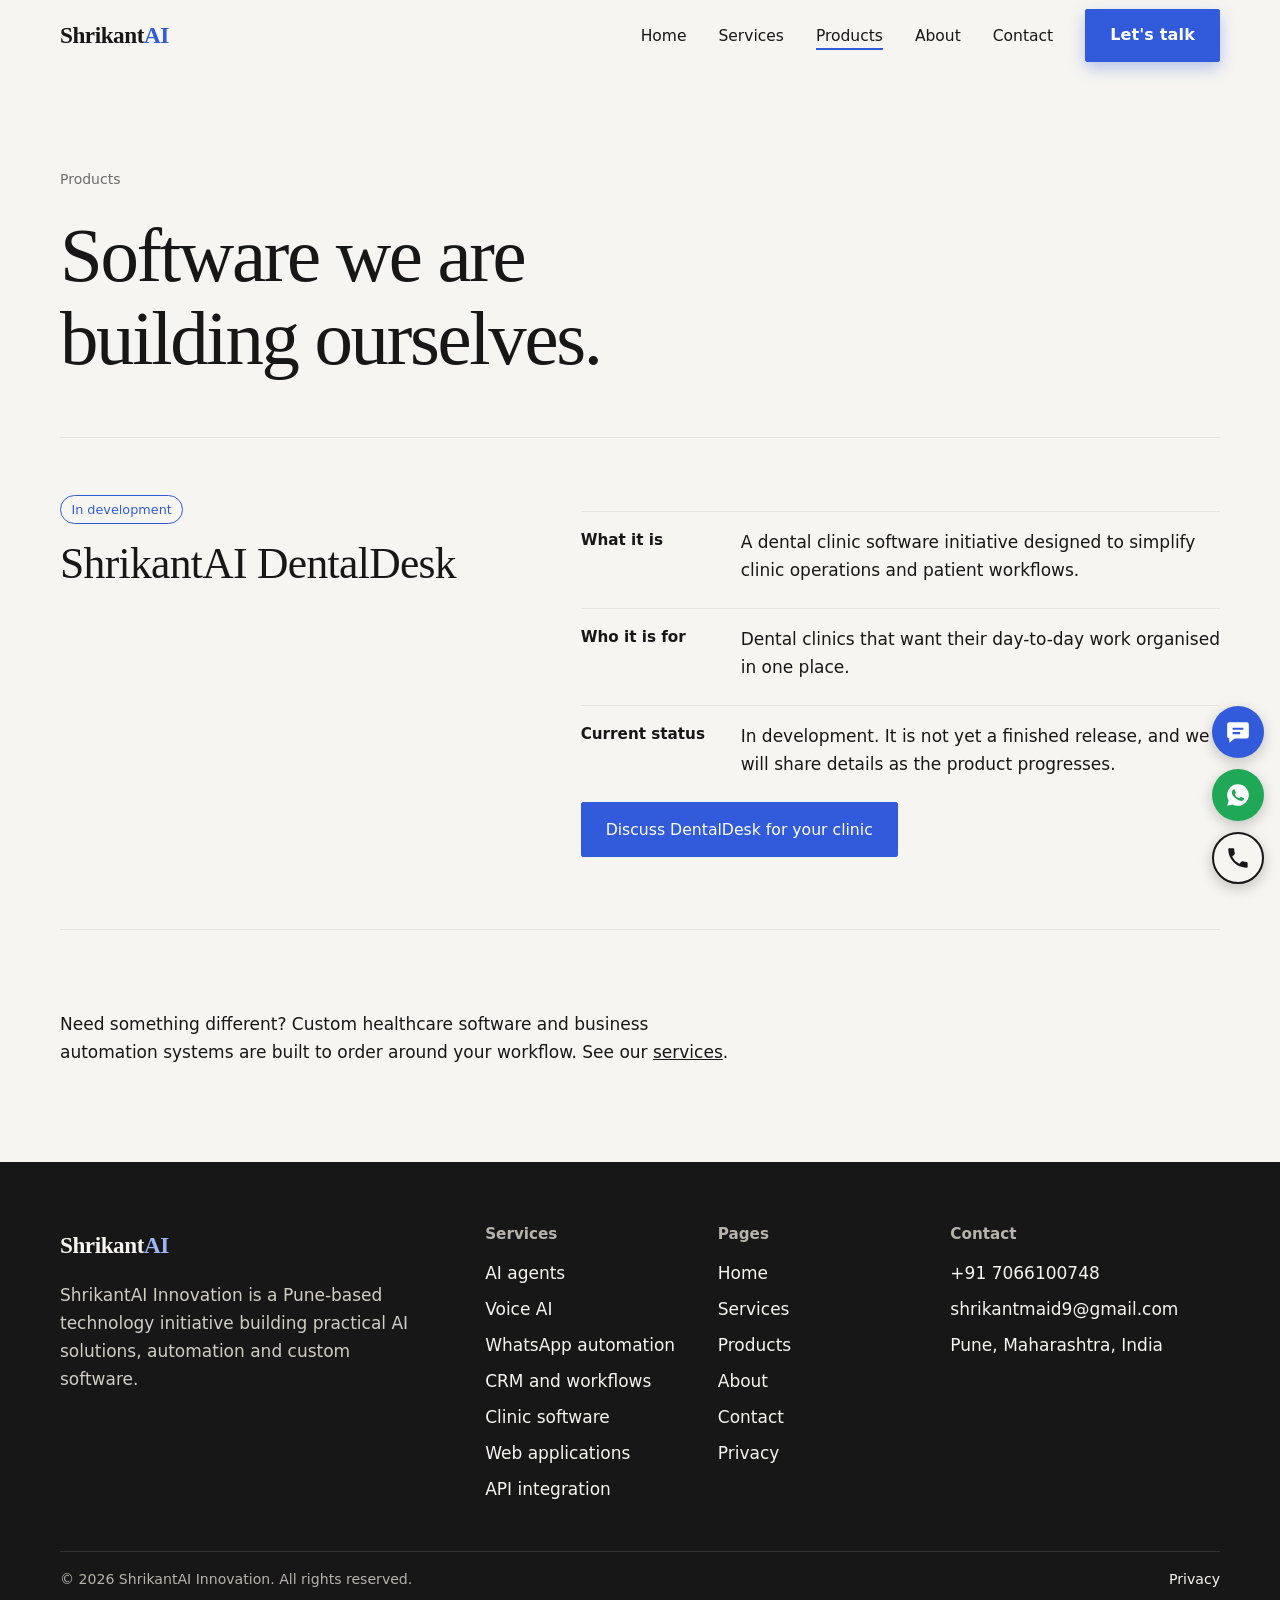
<file: products.html>
<!DOCTYPE html>
<html lang="en">
<head>
<meta charset="utf-8">
<meta name="viewport" content="width=device-width, initial-scale=1">
<title>ShrikantAI DentalDesk | Dental Clinic Software in Development</title>
<meta name="description" content="ShrikantAI DentalDesk is a dental clinic software initiative from ShrikantAI Innovation, Pune, designed to simplify clinic operations and patient workflows. Currently in development.">
<link rel="canonical" href="https://shrikantaitech.github.io/products.html">
<meta property="og:type" content="website">
<meta property="og:site_name" content="ShrikantAI Innovation">
<meta property="og:title" content="ShrikantAI DentalDesk | Dental Clinic Software in Development">
<meta property="og:description" content="ShrikantAI DentalDesk is a dental clinic software initiative from ShrikantAI Innovation, Pune, designed to simplify clinic operations and patient workflows. Currently in development.">
<meta property="og:url" content="https://shrikantaitech.github.io/products.html">
<meta name="twitter:card" content="summary">
<meta name="theme-color" content="#F6F5F1">
<link rel="icon" href="favicon.svg" type="image/svg+xml">
<link rel="stylesheet" href="assets/css/style.css">
</head>
<body>
<a class="skip" href="#main">Skip to content</a>
<header class="nav"><div class="wrap">
<a class="logo" href="index.html" aria-label="ShrikantAI Innovation home">Shrikant<span>AI</span></a>
<button class="toggle" aria-expanded="false" aria-controls="menu">Menu</button>
<ul class="menu" id="menu"><li><a href="index.html">Home</a></li><li><a href="services.html">Services</a></li><li><a href="products.html" aria-current="page">Products</a></li><li><a href="about.html">About</a></li><li><a href="contact.html">Contact</a></li><li><a class="btn accent" href="contact.html">Let's talk</a></li></ul>
</div></header>
<main id="main">
<section class="page-head"><div class="wrap"><p class="label">Products</p><h1 style="font-size:clamp(2.4rem,6vw,5rem);max-width:16ch">Software we are building ourselves.</h1></div></section>
<div class="wrap"><section class="svc reveal" id="dentaldesk"><div class="svc-head"><span class="status dev">In development</span><h2 style="font-size:clamp(1.9rem,3.4vw,2.8rem)">ShrikantAI DentalDesk</h2></div>
<div><dl class="facts"><div><dt>What it is</dt><dd>A dental clinic software initiative designed to simplify clinic operations and patient workflows.</dd></div>
<div><dt>Who it is for</dt><dd>Dental clinics that want their day-to-day work organised in one place.</dd></div>
<div><dt>Current status</dt><dd>In development. It is not yet a finished release, and we will share details as the product progresses.</dd></div></dl>
<p style="margin-top:1.5rem"><a class="btn accent" href="contact.html?service=Healthcare%20%26%20Clinic%20Management%20Software">Discuss DentalDesk for your clinic</a></p></div></section>
<section class="section" style="padding-bottom:5rem"><p style="max-width:62ch">Need something different? Custom healthcare software and business automation systems are built to order around your workflow. See our <a href="services.html">services</a>.</p></section></div></main>
<footer><div class="wrap">
<div class="fgrid">
<div><a class="logo" href="index.html" style="color:#F6F5F1">Shrikant<span style="color:#9db3f5">AI</span></a>
<p style="margin-top:1rem;max-width:34ch">ShrikantAI Innovation is a Pune-based technology initiative building practical AI solutions, automation and custom software.</p></div>
<nav aria-label="Footer services"><h2>Services</h2><ul>
<li><a href="services.html#s1">AI agents</a></li><li><a href="services.html#s2">Voice AI</a></li><li><a href="services.html#s3">WhatsApp automation</a></li><li><a href="services.html#s4">CRM and workflows</a></li><li><a href="services.html#s5">Clinic software</a></li><li><a href="services.html#s6">Web applications</a></li><li><a href="services.html#s7">API integration</a></li></ul></nav>
<nav aria-label="Footer pages"><h2>Pages</h2><ul>
<li><a href="index.html">Home</a></li><li><a href="services.html">Services</a></li><li><a href="products.html">Products</a></li><li><a href="about.html">About</a></li><li><a href="contact.html">Contact</a></li><li><a href="privacy.html">Privacy</a></li></ul></nav>
<div><h2>Contact</h2><ul>
<li><a href="tel:+917066100748">+91 7066100748</a></li>
<li><a href="mailto:shrikantmaid9@gmail.com">shrikantmaid9@gmail.com</a></li>
<li>Pune, Maharashtra, India</li></ul></div>
</div>
<div class="copy"><span>&copy; <span data-year>2026</span> ShrikantAI Innovation. All rights reserved.</span><a href="privacy.html">Privacy</a></div>
</div></footer>
<script src="assets/js/main.js" defer></script>
</body></html>
</file>
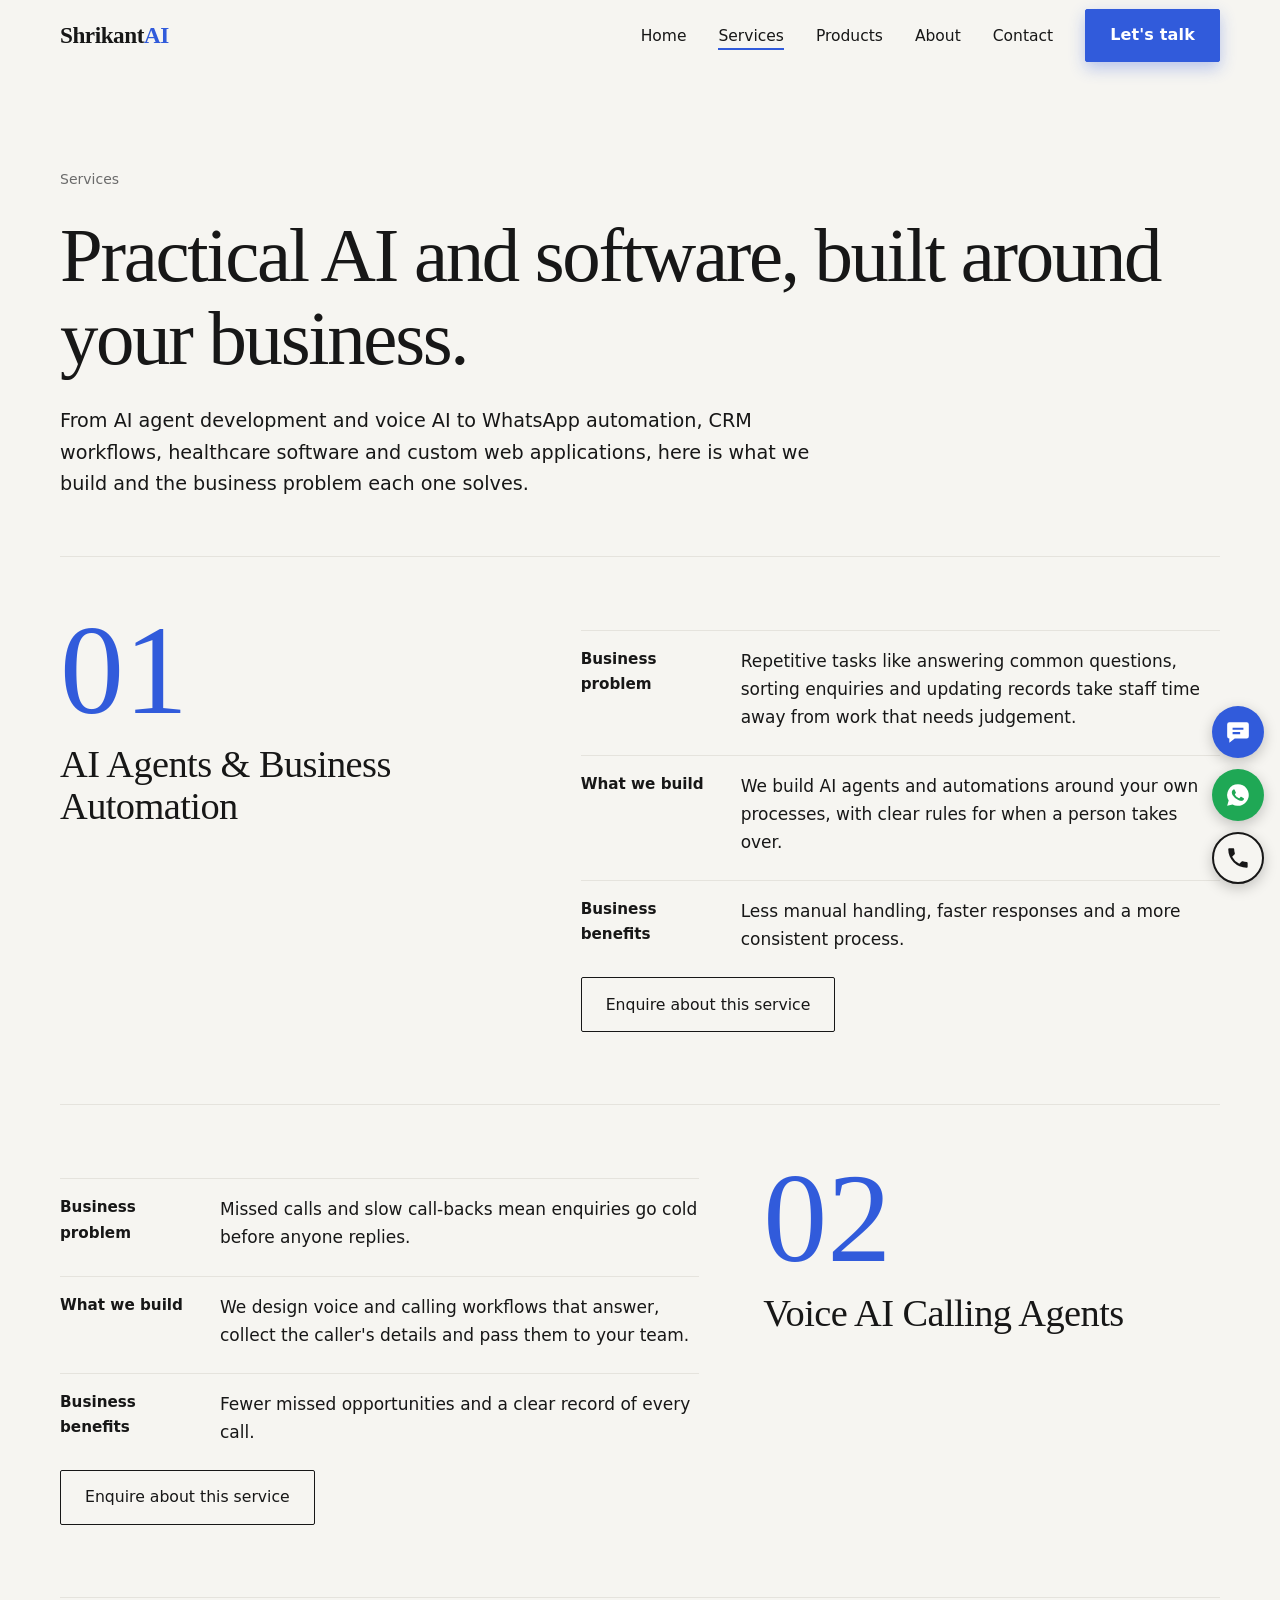
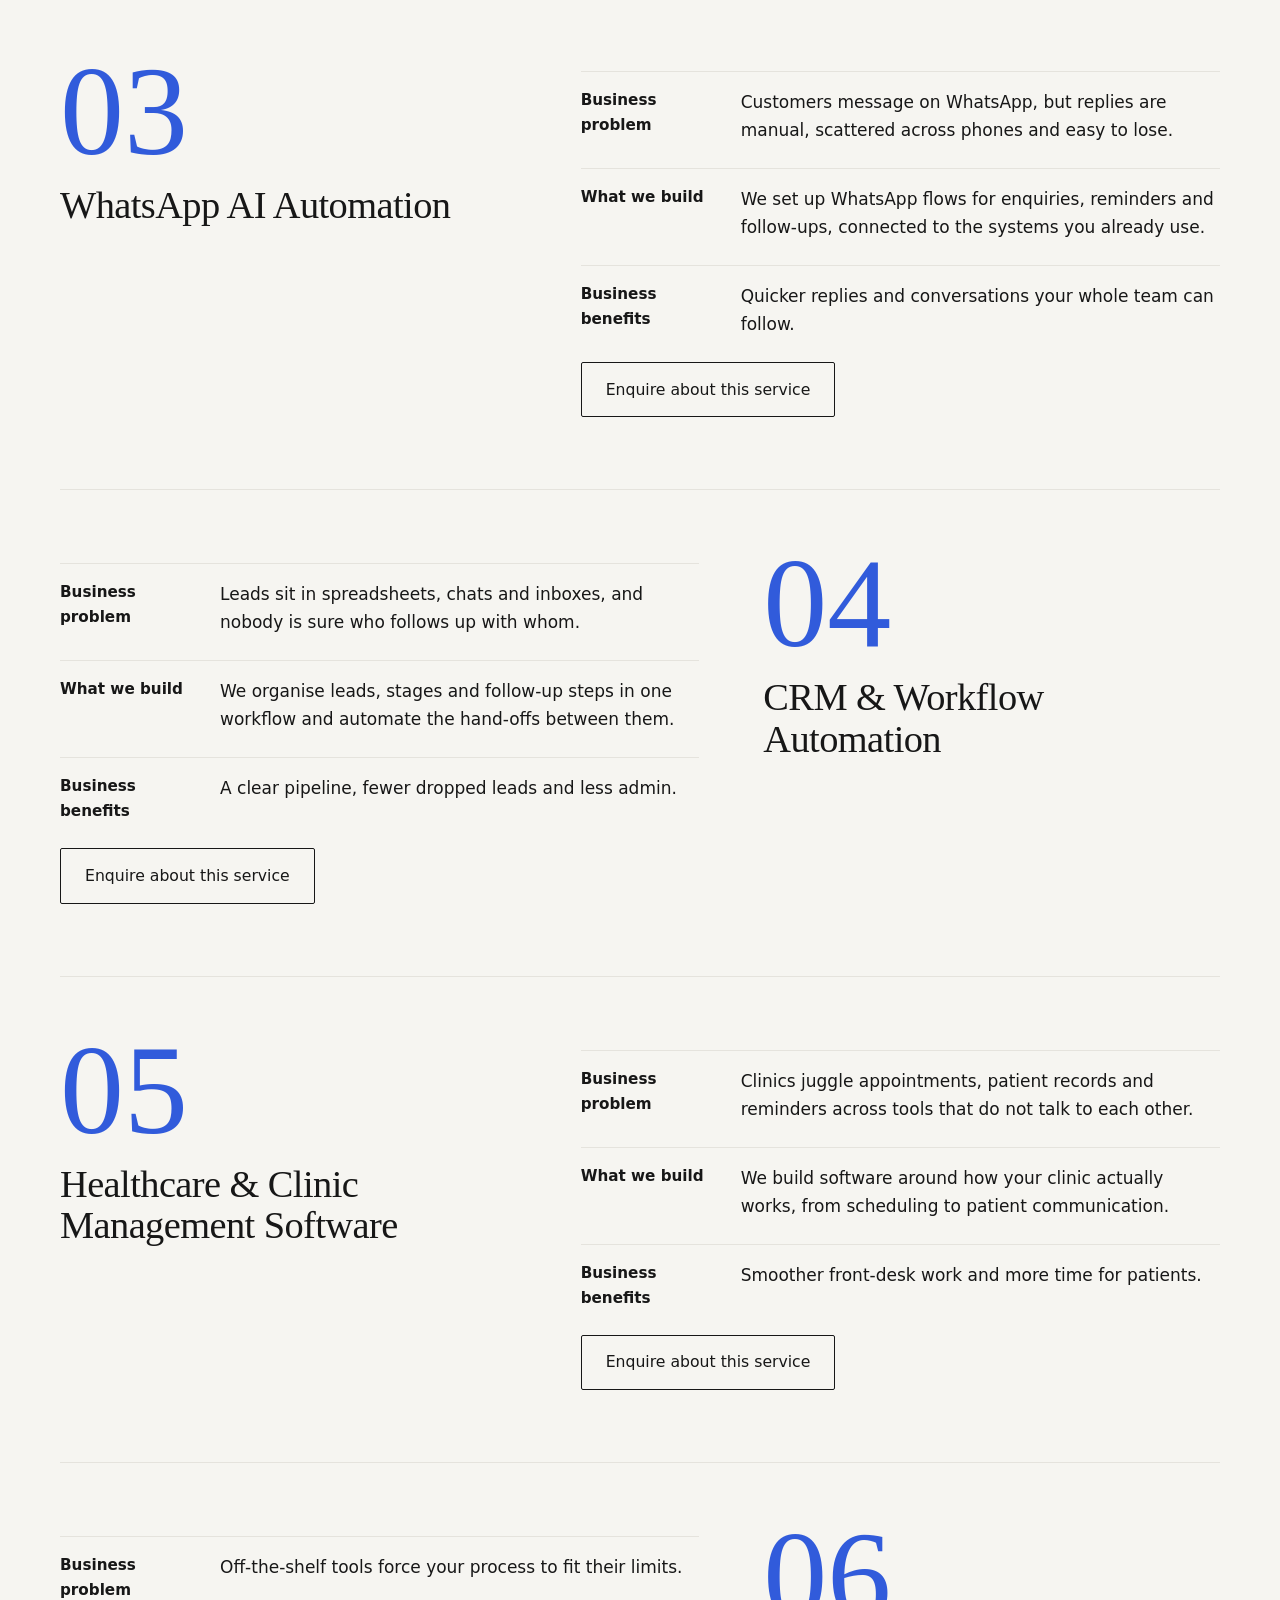
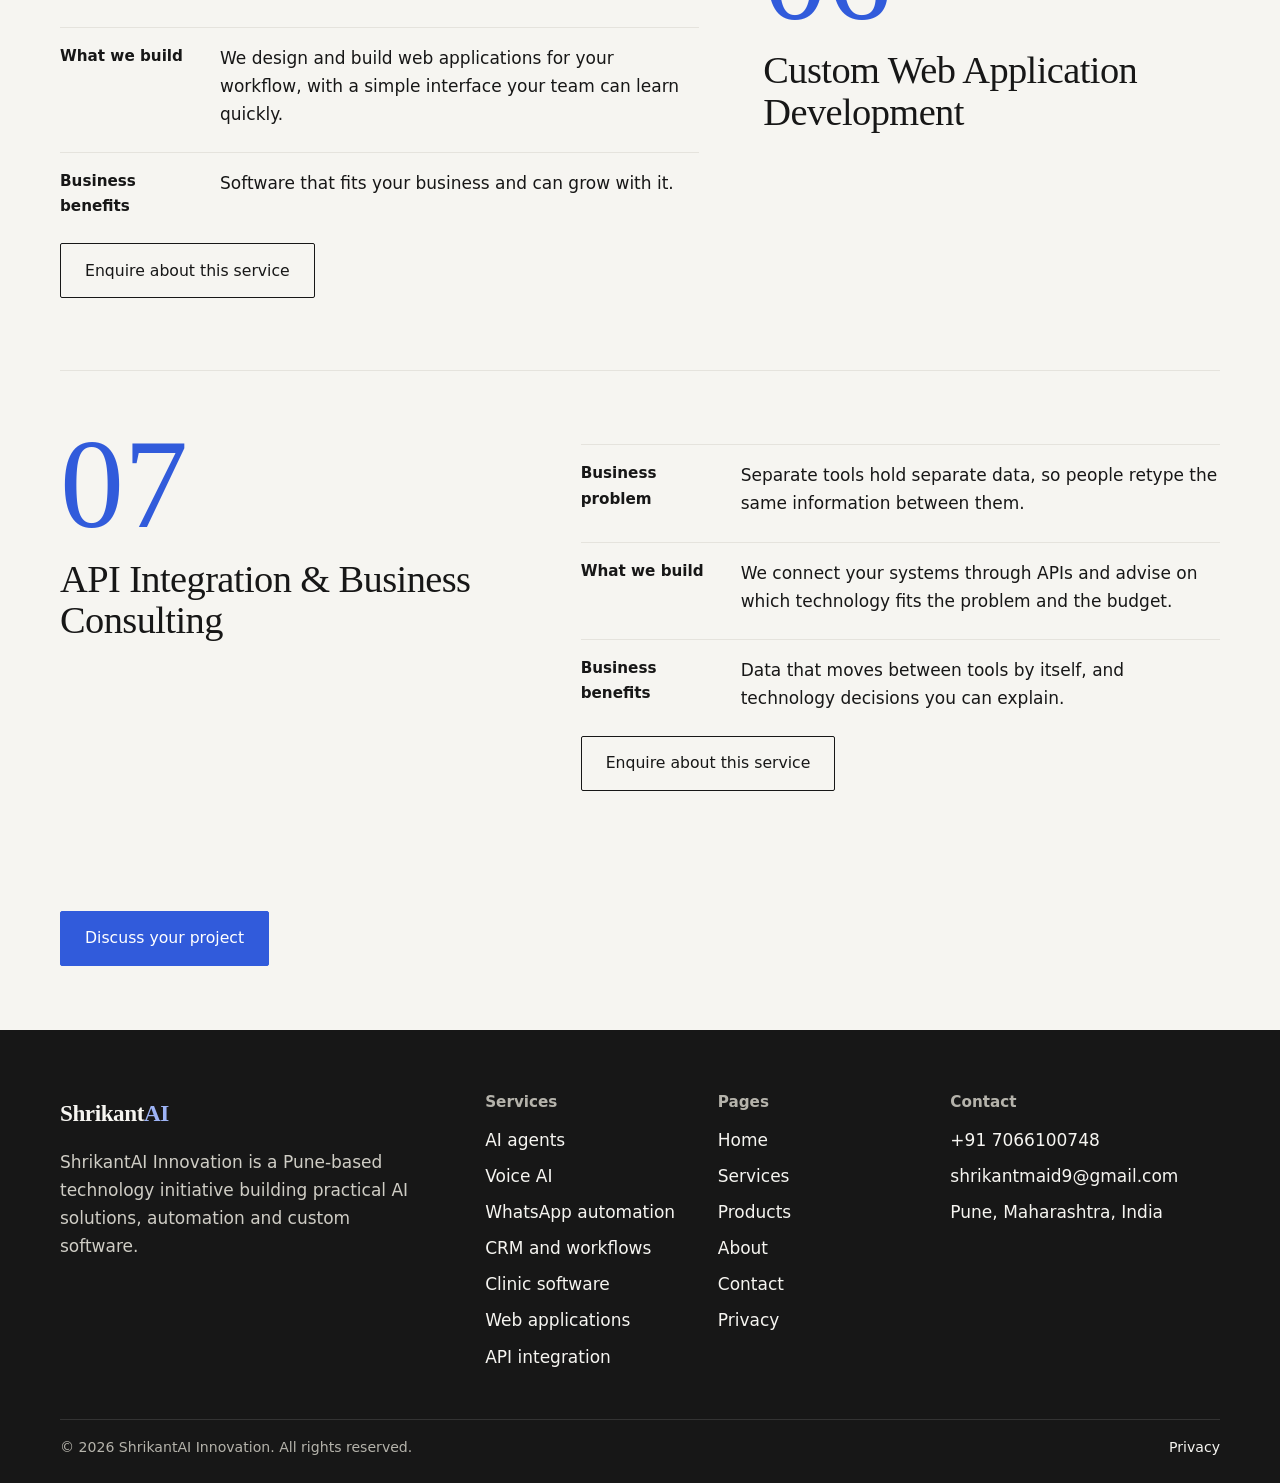
<file: services.html>
<!DOCTYPE html>
<html lang="en">
<head>
<meta charset="utf-8">
<meta name="viewport" content="width=device-width, initial-scale=1">
<title>AI Automation & Custom Software Services | ShrikantAI Innovation</title>
<meta name="description" content="AI agent development, voice AI calling agents, WhatsApp automation, CRM workflows, healthcare software and custom web applications from ShrikantAI Innovation in Pune.">
<link rel="canonical" href="https://shrikantaitech.github.io/services.html">
<meta property="og:type" content="website">
<meta property="og:site_name" content="ShrikantAI Innovation">
<meta property="og:title" content="AI Automation & Custom Software Services | ShrikantAI Innovation">
<meta property="og:description" content="AI agent development, voice AI calling agents, WhatsApp automation, CRM workflows, healthcare software and custom web applications from ShrikantAI Innovation in Pune.">
<meta property="og:url" content="https://shrikantaitech.github.io/services.html">
<meta name="twitter:card" content="summary">
<meta name="theme-color" content="#F6F5F1">
<link rel="icon" href="favicon.svg" type="image/svg+xml">
<link rel="stylesheet" href="assets/css/style.css">
</head>
<body>
<a class="skip" href="#main">Skip to content</a>
<header class="nav"><div class="wrap">
<a class="logo" href="index.html" aria-label="ShrikantAI Innovation home">Shrikant<span>AI</span></a>
<button class="toggle" aria-expanded="false" aria-controls="menu">Menu</button>
<ul class="menu" id="menu"><li><a href="index.html">Home</a></li><li><a href="services.html" aria-current="page">Services</a></li><li><a href="products.html">Products</a></li><li><a href="about.html">About</a></li><li><a href="contact.html">Contact</a></li><li><a class="btn accent" href="contact.html">Let's talk</a></li></ul>
</div></header>
<main id="main">
<section class="page-head"><div class="wrap"><p class="label">Services</p><h1 style="font-size:clamp(2.4rem,6vw,5rem)">Practical AI and software, built around your business.</h1><p class="lead" style="margin-top:1.5rem;font-size:1.2rem">From AI agent development and voice AI to WhatsApp automation, CRM workflows, healthcare software and custom web applications, here is what we build and the business problem each one solves.</p></div></section><div class="wrap"><section class="svc reveal" id="s1"><div class="svc-head"><span class="num" aria-hidden="true">01</span><h2 style="font-size:clamp(1.7rem,3vw,2.4rem)">AI Agents & Business Automation</h2></div>
<div><dl class="facts"><div><dt>Business problem</dt><dd>Repetitive tasks like answering common questions, sorting enquiries and updating records take staff time away from work that needs judgement.</dd></div><div><dt>What we build</dt><dd>We build AI agents and automations around your own processes, with clear rules for when a person takes over.</dd></div><div><dt>Business benefits</dt><dd>Less manual handling, faster responses and a more consistent process.</dd></div></dl><p style="margin-top:1.5rem"><a class="btn ghost" href="contact.html?service=AI%20Agents%20%26%20Business%20Automation">Enquire about this service</a></p></div></section>
<section class="svc reveal" id="s2"><div class="svc-head"><span class="num" aria-hidden="true">02</span><h2 style="font-size:clamp(1.7rem,3vw,2.4rem)">Voice AI Calling Agents</h2></div>
<div><dl class="facts"><div><dt>Business problem</dt><dd>Missed calls and slow call-backs mean enquiries go cold before anyone replies.</dd></div><div><dt>What we build</dt><dd>We design voice and calling workflows that answer, collect the caller's details and pass them to your team.</dd></div><div><dt>Business benefits</dt><dd>Fewer missed opportunities and a clear record of every call.</dd></div></dl><p style="margin-top:1.5rem"><a class="btn ghost" href="contact.html?service=Voice%20AI%20Calling%20Agents">Enquire about this service</a></p></div></section>
<section class="svc reveal" id="s3"><div class="svc-head"><span class="num" aria-hidden="true">03</span><h2 style="font-size:clamp(1.7rem,3vw,2.4rem)">WhatsApp AI Automation</h2></div>
<div><dl class="facts"><div><dt>Business problem</dt><dd>Customers message on WhatsApp, but replies are manual, scattered across phones and easy to lose.</dd></div><div><dt>What we build</dt><dd>We set up WhatsApp flows for enquiries, reminders and follow-ups, connected to the systems you already use.</dd></div><div><dt>Business benefits</dt><dd>Quicker replies and conversations your whole team can follow.</dd></div></dl><p style="margin-top:1.5rem"><a class="btn ghost" href="contact.html?service=WhatsApp%20AI%20Automation">Enquire about this service</a></p></div></section>
<section class="svc reveal" id="s4"><div class="svc-head"><span class="num" aria-hidden="true">04</span><h2 style="font-size:clamp(1.7rem,3vw,2.4rem)">CRM & Workflow Automation</h2></div>
<div><dl class="facts"><div><dt>Business problem</dt><dd>Leads sit in spreadsheets, chats and inboxes, and nobody is sure who follows up with whom.</dd></div><div><dt>What we build</dt><dd>We organise leads, stages and follow-up steps in one workflow and automate the hand-offs between them.</dd></div><div><dt>Business benefits</dt><dd>A clear pipeline, fewer dropped leads and less admin.</dd></div></dl><p style="margin-top:1.5rem"><a class="btn ghost" href="contact.html?service=CRM%20%26%20Workflow%20Automation">Enquire about this service</a></p></div></section>
<section class="svc reveal" id="s5"><div class="svc-head"><span class="num" aria-hidden="true">05</span><h2 style="font-size:clamp(1.7rem,3vw,2.4rem)">Healthcare & Clinic Management Software</h2></div>
<div><dl class="facts"><div><dt>Business problem</dt><dd>Clinics juggle appointments, patient records and reminders across tools that do not talk to each other.</dd></div><div><dt>What we build</dt><dd>We build software around how your clinic actually works, from scheduling to patient communication.</dd></div><div><dt>Business benefits</dt><dd>Smoother front-desk work and more time for patients.</dd></div></dl><p style="margin-top:1.5rem"><a class="btn ghost" href="contact.html?service=Healthcare%20%26%20Clinic%20Management%20Software">Enquire about this service</a></p></div></section>
<section class="svc reveal" id="s6"><div class="svc-head"><span class="num" aria-hidden="true">06</span><h2 style="font-size:clamp(1.7rem,3vw,2.4rem)">Custom Web Application Development</h2></div>
<div><dl class="facts"><div><dt>Business problem</dt><dd>Off-the-shelf tools force your process to fit their limits.</dd></div><div><dt>What we build</dt><dd>We design and build web applications for your workflow, with a simple interface your team can learn quickly.</dd></div><div><dt>Business benefits</dt><dd>Software that fits your business and can grow with it.</dd></div></dl><p style="margin-top:1.5rem"><a class="btn ghost" href="contact.html?service=Custom%20Web%20Application%20Development">Enquire about this service</a></p></div></section>
<section class="svc reveal" id="s7"><div class="svc-head"><span class="num" aria-hidden="true">07</span><h2 style="font-size:clamp(1.7rem,3vw,2.4rem)">API Integration & Business Consulting</h2></div>
<div><dl class="facts"><div><dt>Business problem</dt><dd>Separate tools hold separate data, so people retype the same information between them.</dd></div><div><dt>What we build</dt><dd>We connect your systems through APIs and advise on which technology fits the problem and the budget.</dd></div><div><dt>Business benefits</dt><dd>Data that moves between tools by itself, and technology decisions you can explain.</dd></div></dl><p style="margin-top:1.5rem"><a class="btn ghost" href="contact.html?service=API%20Integration%20%26%20Business%20Consulting">Enquire about this service</a></p></div></section>
<div class="btn-row" style="padding:1.5rem 0 4rem"><a class="btn accent" href="contact.html">Discuss your project</a></div></div></main>
<footer><div class="wrap">
<div class="fgrid">
<div><a class="logo" href="index.html" style="color:#F6F5F1">Shrikant<span style="color:#9db3f5">AI</span></a>
<p style="margin-top:1rem;max-width:34ch">ShrikantAI Innovation is a Pune-based technology initiative building practical AI solutions, automation and custom software.</p></div>
<nav aria-label="Footer services"><h2>Services</h2><ul>
<li><a href="services.html#s1">AI agents</a></li><li><a href="services.html#s2">Voice AI</a></li><li><a href="services.html#s3">WhatsApp automation</a></li><li><a href="services.html#s4">CRM and workflows</a></li><li><a href="services.html#s5">Clinic software</a></li><li><a href="services.html#s6">Web applications</a></li><li><a href="services.html#s7">API integration</a></li></ul></nav>
<nav aria-label="Footer pages"><h2>Pages</h2><ul>
<li><a href="index.html">Home</a></li><li><a href="services.html">Services</a></li><li><a href="products.html">Products</a></li><li><a href="about.html">About</a></li><li><a href="contact.html">Contact</a></li><li><a href="privacy.html">Privacy</a></li></ul></nav>
<div><h2>Contact</h2><ul>
<li><a href="tel:+917066100748">+91 7066100748</a></li>
<li><a href="mailto:shrikantmaid9@gmail.com">shrikantmaid9@gmail.com</a></li>
<li>Pune, Maharashtra, India</li></ul></div>
</div>
<div class="copy"><span>&copy; <span data-year>2026</span> ShrikantAI Innovation. All rights reserved.</span><a href="privacy.html">Privacy</a></div>
</div></footer>
<script src="assets/js/main.js" defer></script>
</body></html>
</file>
<file: assets/css/style.css>
:root{
  --ink:#171717;--paper:#F6F5F1;--accent:#315BDB;--accent-dark:#2347b3;--muted:#6B6B6B;--line:#E5E3DD;--white:#fff;--error:#b3261e;--ok:#1f6b3a;
  --display:"Iowan Old Style","Palatino Linotype",Palatino,"Book Antiqua",Georgia,serif;
  --sans:system-ui,-apple-system,"Segoe UI",Roboto,"Helvetica Neue",Arial,sans-serif;
  --s1:.5rem;--s2:1rem;--s3:1.5rem;--s4:2.5rem;--s5:4rem;--s6:7rem;
  --wrap:1240px;--nav-h:72px;
}
*,*::before,*::after{box-sizing:border-box}
html{scroll-behavior:smooth;scroll-padding-top:calc(var(--nav-h) + 16px)}
body{margin:0;background:var(--paper);color:var(--ink);font:400 1.0625rem/1.65 var(--sans);-webkit-font-smoothing:antialiased;overflow-x:hidden}
img,svg{max-width:100%;display:block}
a{color:inherit}
h1,h2,h3{font-family:var(--display);font-weight:500;line-height:1.08;letter-spacing:-.015em;margin:0 0 var(--s2)}
h1{font-size:clamp(2.6rem,7.2vw,6.2rem);letter-spacing:-.03em}
h2{font-size:clamp(2rem,4.4vw,3.6rem)}
h3{font-size:clamp(1.3rem,2vw,1.7rem)}
p{margin:0 0 var(--s2);max-width:62ch}
.wrap{width:100%;max-width:var(--wrap);margin:0 auto;padding:0 clamp(1.1rem,4vw,2.5rem)}
.section{padding:clamp(3rem,7vw,5rem) 0;border-top:1px solid var(--line)}
.section.dark{background:var(--ink);color:var(--paper);border-top:0}
.section.dark .muted{color:#b5b3ab}
.muted{color:var(--muted)}
.label{font-size:.875rem;color:var(--muted);margin-bottom:var(--s3)}
.skip{position:absolute;left:-999px;top:0;background:var(--ink);color:var(--paper);padding:.6rem 1rem;z-index:100}
.skip:focus{left:0}
:focus-visible{outline:3px solid var(--accent);outline-offset:3px}
.dark :focus-visible{outline-color:#9db3f5}

/* nav */
.nav{position:sticky;top:0;z-index:50;height:var(--nav-h);background:rgba(246,245,241,.94);backdrop-filter:blur(8px);border-bottom:1px solid transparent;transition:border-color .25s,box-shadow .25s}
.nav.scrolled{border-color:var(--line)}
.nav .wrap{display:flex;align-items:center;justify-content:space-between;height:100%}
.logo{font-family:var(--display);font-size:1.45rem;font-weight:600;text-decoration:none;letter-spacing:-.02em}
.logo span{color:var(--accent)}
.menu{display:flex;align-items:center;gap:2rem;list-style:none;margin:0;padding:0}
.menu a{text-decoration:none;font-size:.97rem;position:relative;padding:.3rem 0}
.menu a:not(.btn)::after{content:"";position:absolute;left:0;right:0;bottom:0;height:2px;background:var(--accent);transform:scaleX(0);transform-origin:left;transition:transform .25s}
.menu a:not(.btn):hover::after,.menu a[aria-current="page"]::after{transform:scaleX(1)}
.toggle{display:none;background:none;border:1px solid var(--ink);border-radius:2px;padding:.55rem .8rem;font:inherit;font-size:.9rem;cursor:pointer;color:var(--ink)}

/* buttons */
.btn{display:inline-block;padding:.85rem 1.5rem;border:1px solid var(--ink);background:var(--ink);color:var(--paper);text-decoration:none;font-weight:500;font-size:.98rem;border-radius:2px;cursor:pointer;font-family:inherit;transition:background .2s,color .2s,border-color .2s,transform .2s}
.btn:hover{background:var(--accent);border-color:var(--accent);transform:translateY(-1px)}
.btn.ghost{background:transparent;color:var(--ink)}
.btn.ghost:hover{background:var(--ink);color:var(--paper);border-color:var(--ink)}
.btn.accent{background:var(--accent);border-color:var(--accent);color:#fff}
.btn.accent:hover{background:var(--accent-dark);border-color:var(--accent-dark)}
.btn-row{display:flex;flex-wrap:wrap;gap:1rem;margin-top:var(--s3)}

/* hero */
.hero{min-height:calc(100vh - var(--nav-h));min-height:calc(100svh - var(--nav-h));display:flex;align-items:center;padding:clamp(1.5rem,4vh,3rem) 0}
.hero h1{font-size:clamp(2.3rem,min(6.4vw,10.5vh),5.6rem)}
.hero-grid{display:grid;grid-template-columns:1.25fr .75fr;gap:clamp(2rem,5vw,4rem);align-items:center}
.hero p.lead{font-size:clamp(1.1rem,1.6vw,1.3rem);max-width:46ch;margin-top:var(--s3)}
.hero-art{border-left:1px solid var(--line);padding-left:clamp(1rem,3vw,2.5rem)}
.hero-art svg{width:100%;height:auto;max-height:56vh;max-height:56svh;margin:0 auto}
.hero-art figcaption{font-size:.85rem;color:var(--muted);margin-top:var(--s1)}
.flow-line{stroke-dasharray:6 6;animation:dash 1.6s linear infinite}
@keyframes dash{to{stroke-dashoffset:-24}}
.hero .rise{animation:rise .8s cubic-bezier(.2,.7,.2,1) both}
.hero .rise:nth-child(2){animation-delay:.1s}.hero .rise:nth-child(3){animation-delay:.2s}.hero .rise:nth-child(4){animation-delay:.3s}
@keyframes rise{from{opacity:0;transform:translateY(18px)}to{opacity:1;transform:none}}

/* two column */
.cols{display:grid;grid-template-columns:5fr 7fr;gap:clamp(2rem,6vw,5rem)}
.cols.flip{grid-template-columns:7fr 5fr}
.cols h2{position:sticky;top:calc(var(--nav-h) + 24px);align-self:start}

/* service rows */
.svc{display:grid;grid-template-columns:5fr 7fr;gap:clamp(1.5rem,5vw,4rem);padding:clamp(2.5rem,6vw,4.5rem) 0;border-top:1px solid var(--line)}
.svc:nth-of-type(even){grid-template-columns:7fr 5fr}
.svc:nth-of-type(even) .svc-head{order:2}
.num{font-family:var(--display);font-size:clamp(4rem,10vw,8rem);line-height:.9;color:var(--accent);display:block;margin-bottom:var(--s2)}
.facts{display:grid;gap:var(--s3)}
.facts div{display:grid;grid-template-columns:9rem 1fr;gap:var(--s2);padding-top:var(--s2);border-top:1px solid var(--line)}
.facts dt{font-weight:600;font-size:.95rem}
.facts dd{margin:0}
.svc-list{list-style:none;margin:0;padding:0}
.svc-list li{border-top:1px solid var(--line)}
.svc-list li:last-child{border-bottom:1px solid var(--line)}
.svc-list a{display:grid;grid-template-columns:3rem 1fr;gap:1rem;padding:1.1rem 0;text-decoration:none;font-family:var(--display);font-size:clamp(1.25rem,2.4vw,1.8rem);transition:padding-left .25s,color .25s}
.svc-list a:hover{padding-left:.6rem;color:var(--accent)}
.svc-list span{font-family:var(--sans);font-size:.9rem;color:var(--muted);padding-top:.5rem}

/* solutions */
.sol{display:grid;grid-template-columns:1fr 1fr 1fr;gap:0;border:1px solid var(--line)}
.sol article{padding:clamp(1.5rem,3vw,2.5rem);border-right:1px solid var(--line);background:var(--white)}
.sol article:last-child{border-right:0}
.status{display:inline-block;font-size:.8rem;padding:.2rem .65rem;border:1px solid currentColor;border-radius:100px;margin-bottom:var(--s2)}
.status.dev{color:var(--accent)}.status.concept{color:var(--muted)}.status.avail{color:var(--ok)}

/* principles / process */
.principles{display:grid;grid-template-columns:repeat(3,1fr);gap:var(--s4) var(--s4)}
.principles h3{font-size:1.35rem;border-top:2px solid var(--paper);padding-top:var(--s2)}
.timeline{list-style:none;margin:0;padding:0;counter-reset:step;display:grid;grid-template-columns:repeat(6,1fr);gap:0;position:relative}
.timeline li{padding:var(--s3) var(--s2) 0 0;border-top:2px solid var(--ink);position:relative}
.timeline li::before{content:"";position:absolute;top:-7px;left:0;width:12px;height:12px;background:var(--accent);border-radius:50%}
.timeline b{display:block;font-family:var(--display);font-size:1.4rem;font-weight:500;margin-top:var(--s1)}
.timeline small{display:block;font-size:.85rem;color:var(--muted);margin-top:.5rem}
.timeline .n{font-size:.85rem;color:var(--muted)}
.timeline p{font-size:.95rem;max-width:22ch;margin-top:.4rem}

/* contact */
.contact-grid{display:grid;grid-template-columns:5fr 7fr;gap:clamp(2rem,6vw,5rem)}
.cinfo{list-style:none;margin:var(--s3) 0 0;padding:0}
.cinfo li{padding:var(--s2) 0;border-top:1px solid var(--line)}
.cinfo b{display:block;font-size:.9rem;color:var(--muted);font-weight:500}
form{display:grid;grid-template-columns:1fr 1fr;gap:var(--s3)}
.field{display:flex;flex-direction:column;gap:.4rem}
.field.full{grid-column:1/-1}
label{font-size:.92rem;font-weight:600}
input,select,textarea{font:inherit;padding:.8rem .9rem;border:1px solid #bdbab0;border-radius:2px;background:var(--white);color:var(--ink);width:100%}
textarea{min-height:150px;resize:vertical}
input:focus,select:focus,textarea:focus{border-color:var(--accent);outline:2px solid var(--accent);outline-offset:0}
.field.invalid input,.field.invalid select,.field.invalid textarea{border-color:var(--error)}
.err{color:var(--error);font-size:.85rem;min-height:1.1em}
.note{font-size:.88rem;color:var(--muted)}
#form-status{grid-column:1/-1;padding:var(--s2);border-left:4px solid;display:none}
#form-status.ok{display:block;border-color:var(--ok);background:#e9f3ec}
#form-status.bad{display:block;border-color:var(--error);background:#f9e9e8}

/* footer */
footer{background:var(--ink);color:var(--paper);padding:var(--s5) 0 var(--s3)}
.fgrid{display:grid;grid-template-columns:2fr 1fr 1fr 1.4fr;gap:var(--s4)}
footer h2{font-family:var(--sans);font-size:.95rem;font-weight:600;letter-spacing:0;margin-bottom:var(--s2);color:#b5b3ab}
footer ul{list-style:none;margin:0;padding:0}
footer li{margin-bottom:.5rem}
footer a{text-decoration:none;color:var(--paper)}
footer a:hover{color:#9db3f5;text-decoration:underline}
footer p{color:#cfcdc5}
.copy{margin-top:var(--s4);padding-top:var(--s2);border-top:1px solid #333;font-size:.88rem;color:#b5b3ab;display:flex;justify-content:space-between;flex-wrap:wrap;gap:1rem}
.prose{max-width:70ch}.prose h2{font-size:1.7rem;margin-top:var(--s4)}
.page-head{padding:clamp(3rem,8vw,6rem) 0 var(--s4)}

.js .reveal{opacity:0;transform:translateY(14px);transition:opacity .6s,transform .6s}
.js .reveal.in{opacity:1;transform:none}


/* floating contact + assistant */
.fab{position:fixed;right:max(1rem,env(safe-area-inset-right));bottom:max(1rem,env(safe-area-inset-bottom));z-index:60;display:flex;flex-direction:column;align-items:flex-end;gap:.7rem}
.fab-btn{width:52px;height:52px;border-radius:50%;border:0;display:grid;place-items:center;color:#fff;cursor:pointer;text-decoration:none;box-shadow:0 4px 14px rgba(0,0,0,.22);transition:transform .2s,box-shadow .2s;position:relative}
.fab-btn:hover{transform:translateY(-2px);box-shadow:0 6px 18px rgba(0,0,0,.28)}
.fab-btn svg{width:26px;height:26px;fill:currentColor}
.fab-btn.wa{background:#1fa855}.fab-btn.call{background:var(--ink)}.fab-btn.bot{background:var(--accent)}
.fab-btn::after{content:attr(data-tip);position:absolute;right:62px;top:50%;transform:translateY(-50%);background:var(--ink);color:var(--paper);font:500 .85rem var(--sans);padding:.35rem .65rem;border-radius:2px;white-space:nowrap;opacity:0;pointer-events:none;transition:opacity .2s}
.fab-btn:hover::after,.fab-btn:focus-visible::after{opacity:1}
.bot-panel{position:fixed;right:max(1rem,env(safe-area-inset-right));bottom:max(1rem,env(safe-area-inset-bottom));width:min(380px,calc(100vw - 2rem));height:min(560px,calc(100vh - 2rem));height:min(560px,calc(100dvh - 2rem));display:none;flex-direction:column;background:var(--white);border:1px solid var(--ink);box-shadow:0 12px 36px rgba(0,0,0,.25);z-index:61}
.bot-panel.open{display:flex}
.bot-head{flex:none;padding:.9rem 1rem;background:var(--ink);color:var(--paper);display:flex;justify-content:space-between;align-items:flex-start;gap:1rem}
.bot-head b{font-family:var(--display);font-size:1.15rem;font-weight:500;display:block}
.bot-head small{font-size:.78rem;color:#b5b3ab}
.bot-close{background:none;border:1px solid #555;color:var(--paper);font-size:1.4rem;line-height:1;cursor:pointer;width:36px;height:36px;flex:none}.bot-close:hover{background:var(--accent);border-color:var(--accent)}.fab.hide{display:none}
.bot-log{flex:1;min-height:0;overflow-y:auto;padding:1rem;display:flex;flex-direction:column;gap:.7rem;font-size:.95rem;line-height:1.5}
.msg{max-width:88%;padding:.6rem .8rem;border-radius:2px}
.msg.b{background:var(--paper);border:1px solid var(--line);align-self:flex-start}
.msg.u{background:var(--accent);color:#fff;align-self:flex-end}
.msg a{color:var(--accent-dark);font-weight:600}
.chips{flex:none;display:flex;flex-wrap:wrap;gap:.4rem;padding:0 1rem .7rem}
.chips button{font:inherit;font-size:.82rem;padding:.35rem .7rem;border:1px solid var(--accent);background:transparent;color:var(--accent-dark);border-radius:100px;cursor:pointer}
.chips button:hover{background:var(--accent);color:#fff}
.bot-form{flex:none;display:flex;border-top:1px solid var(--line)}
.bot-form input{border:0;flex:1;padding:.85rem 1rem;min-width:0}
.bot-form input:focus{outline:2px solid var(--accent);outline-offset:-2px}
.bot-form button{border:0;background:var(--ink);color:var(--paper);padding:0 1.1rem;font:inherit;cursor:pointer}
.bot-form button:hover{background:var(--accent)}
@media (max-width:560px){.fab-btn{width:48px;height:48px}.fab-btn::after{display:none}.bot-panel{width:calc(100vw - 2rem)}}

@media (max-width:1024px){
  .sol{grid-template-columns:1fr}.sol article{border-right:0;border-bottom:1px solid var(--line)}.sol article:last-child{border-bottom:0}
  .timeline{grid-template-columns:repeat(3,1fr);row-gap:var(--s4)}
  .principles{grid-template-columns:repeat(2,1fr)}
  .fgrid{grid-template-columns:1fr 1fr}
}
@media (max-width:860px){
  .toggle{display:block}
  .menu{position:absolute;top:var(--nav-h);left:0;right:0;flex-direction:column;align-items:stretch;gap:0;background:var(--paper);border-bottom:1px solid var(--line);padding:0 clamp(1.1rem,4vw,2.5rem);max-height:0;overflow:hidden;visibility:hidden;transition:max-height .35s ease,visibility .35s}
  .menu.open{max-height:480px;visibility:visible;padding-bottom:var(--s2)}
  .menu li{border-top:1px solid var(--line)}
  .menu a{display:block;padding:1rem 0}
  .menu a.btn{margin-top:var(--s2);text-align:center}
  .hero-grid,.cols,.cols.flip,.contact-grid,.svc,.svc:nth-of-type(even){grid-template-columns:1fr}
  .svc:nth-of-type(even) .svc-head{order:0}
  .cols h2{position:static}
  .hero-art{border-left:0;padding-left:0;border-top:1px solid var(--line);padding-top:var(--s3)}
  .facts div{grid-template-columns:1fr;gap:.2rem}
}
@media (max-width:560px){
  .timeline{grid-template-columns:1fr 1fr}
  .principles,form,.fgrid{grid-template-columns:1fr}
  .btn-row .btn{flex:1 1 100%;text-align:center}
}
@media (min-width:1700px){html{font-size:18px}}
@media (prefers-reduced-motion:reduce){
  html{scroll-behavior:auto}
  *,*::before,*::after{animation:none!important;transition:none!important}
  .js .reveal{opacity:1;transform:none}
}

@media (max-width:860px){.hero-art{display:none}.hero p.lead{font-size:1.05rem}}
@media (max-height:640px){.hero .label{margin-bottom:var(--s1)}.hero p.lead{margin-top:var(--s2)}.hero .btn-row{margin-top:var(--s2)}}

/* nav CTA: beat ".menu a" padding so the button has proper size */
.menu a.btn{padding:.75rem 1.5rem;font-size:1rem;font-weight:600;letter-spacing:.01em;background:var(--accent);border-color:var(--accent);color:#fff;box-shadow:0 6px 16px rgba(49,91,219,.32)}
.menu a.btn:hover{background:var(--accent-dark);border-color:var(--accent-dark);transform:translateY(-2px);box-shadow:0 8px 20px rgba(49,91,219,.4)}
.menu a.btn:active{transform:translateY(0);box-shadow:0 3px 8px rgba(49,91,219,.3)}

/* hamburger toggle */
.toggle{width:46px;height:46px;padding:0;border-radius:50%;background:var(--ink);border-color:var(--ink);color:var(--paper);transition:background .25s,border-color .25s,transform .2s}
.toggle:hover{background:var(--accent);border-color:var(--accent)}
.toggle:active{transform:scale(.94)}
.toggle[aria-expanded="true"]{background:var(--accent);border-color:var(--accent)}
.bars{position:relative;display:block;width:20px;height:14px}
.bars i{position:absolute;left:0;height:2px;border-radius:2px;background:currentColor;transition:transform .3s cubic-bezier(.2,.7,.2,1),width .25s,opacity .2s}
.bars i:nth-child(1){top:0;width:20px}
.bars i:nth-child(2){top:6px;width:13px}
.bars i:nth-child(3){top:12px;width:20px}
.toggle:hover .bars i:nth-child(2){width:20px}
.toggle[aria-expanded="true"] .bars i:nth-child(1){transform:translateY(6px) rotate(45deg)}
.toggle[aria-expanded="true"] .bars i:nth-child(2){opacity:0;width:0}
.toggle[aria-expanded="true"] .bars i:nth-child(3){transform:translateY(-6px) rotate(-45deg)}
@media (max-width:860px){.toggle{display:grid;place-items:center}}

.caps{display:grid;grid-template-columns:repeat(3,1fr);gap:var(--s4)}
.caps h3{border-top:2px solid var(--ink);padding-top:var(--s2);font-size:1.3rem}
.caps p{font-size:.98rem;color:var(--muted)}
@media (max-width:1024px){.caps{grid-template-columns:repeat(2,1fr)}}
@media (max-width:560px){.caps{grid-template-columns:1fr}}

/* call button visible on dark footer; tighter service rows */
.fab-btn.call{background:var(--paper);color:var(--ink);border:2px solid var(--ink)}
.fab-btn.call:hover{background:#fff}
.svc{padding:clamp(2rem,5vw,3.5rem) 0}
</file>
